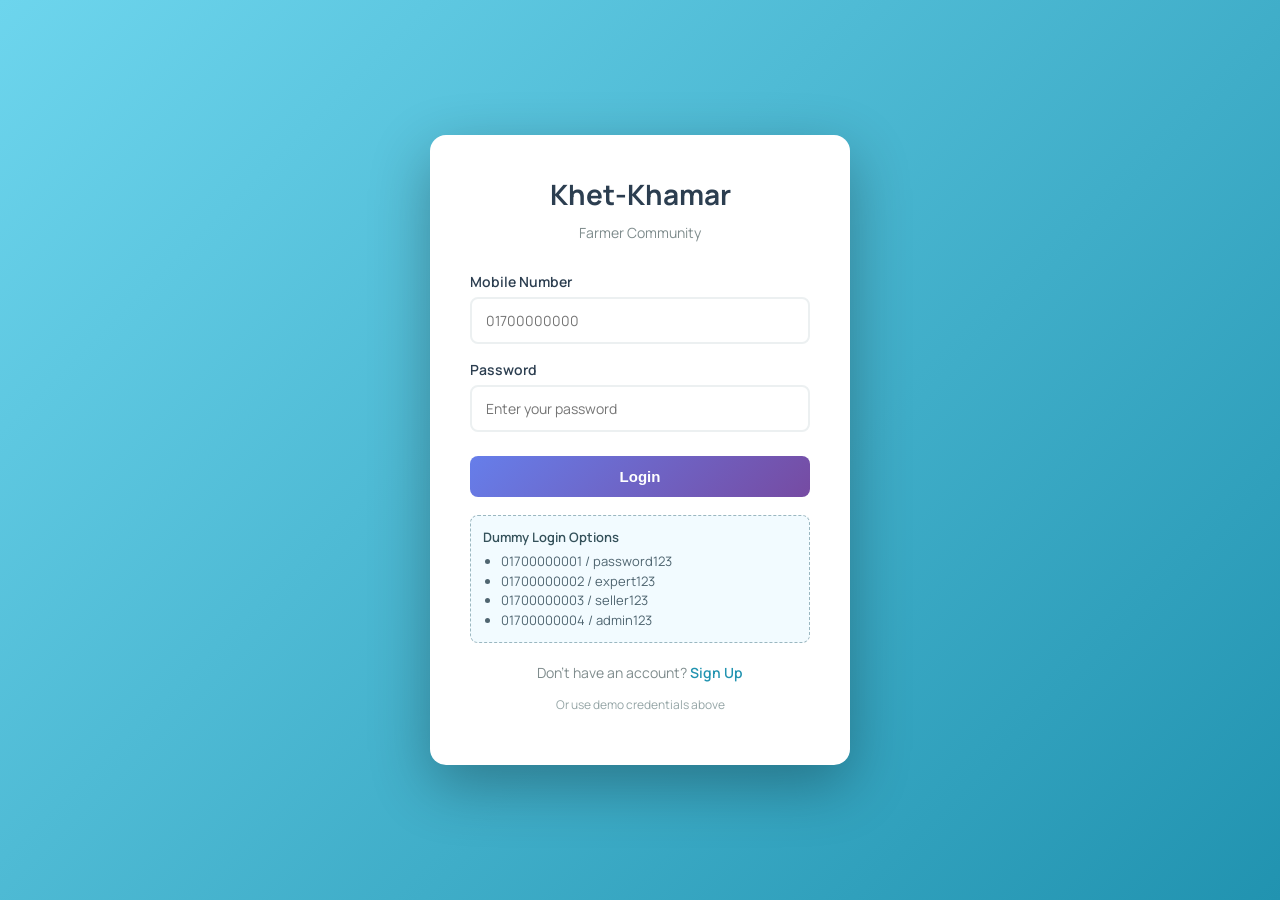
<file: index.html>
<!DOCTYPE html>
<html lang="en">
<head>
  <meta charset="UTF-8" />
  <meta name="viewport" content="width=device-width, initial-scale=1.0" />
  <title>Khet-Khamar Feed</title>
  <link rel="preconnect" href="https://fonts.googleapis.com" />
  <link rel="preconnect" href="https://fonts.gstatic.com" crossorigin />
  <link
    href="https://fonts.googleapis.com/css2?family=Hind+Siliguri:wght@400;500;600;700&family=Manrope:wght@500;600;700;800&display=swap"
    rel="stylesheet"
  />
  <link
    rel="stylesheet"
    href="https://cdnjs.cloudflare.com/ajax/libs/font-awesome/6.5.2/css/all.min.css"
  />
  <link rel="stylesheet" href="style.css" />
</head>
<body data-lang="en">
  <!-- This is the top bar. It shows the app name and the login/logout buttons. -->
  <header class="top-header">
    <!-- This part holds the app name. -->
    <div class="logo-block">
      <p class="logo-kicker" data-i18n="appTagline">Farmer Community</p>
      <h1 class="logo-title">Khet-Khamar</h1>
    </div>
    <!-- These buttons let the user sign in, sign up, or log out. -->
    <div class="header-actions">
      <div id="authLinks" class="auth-links">
        <a href="login.html" id="loginLink" class="auth-btn" data-i18n="login" style="display: none;">Login</a>
        <a href="signup.html" id="signupLink" class="auth-btn" data-i18n="signup" style="display: none;">Sign Up</a>
        <button id="logoutBtn" class="auth-btn logout" data-i18n="logout" style="display: none;"></button>
      </div>
    </div>
  </header>

  <main class="main-content">
    <!-- This message appears when the user is not signed in. -->
    <div id="guestModePrompt" class="guest-mode-banner" style="display: none;">
      <p data-i18n="guestModeMsg">You're browsing as a guest. <a href="login.html" data-i18n="loginToReact">Login to post and react</a></p>
    </div>

    <!-- This box lets a signed-in user write a new post. -->
    <section id="createPostCard" class="create-post-card" aria-label="Create post section">
      <!-- This row shows the user's avatar and typing box. -->
      <div class="create-post-top">
        <div class="avatar avatar-owner">AK</div>
        <!-- The big text box is where the user writes the update. -->
        <label class="post-input-wrap" for="postText">
          <textarea
            id="postText"
            rows="2"
            placeholder="Share your farming update..."
            data-i18n-placeholder="sharePlaceholder"
          ></textarea>
        </label>
      </div>
      <!-- This area shows the chosen image before posting. -->
      <div id="postImagePreviewWrap" class="composer-image-preview" hidden>
        <img id="postImagePreview" class="composer-image-preview-img" alt="Selected image preview" />
        <button id="removePostImage" class="composer-image-remove" type="button">Remove image</button>
      </div>
      <!-- These buttons add a photo or send the post. -->
      <div class="create-post-actions">
        <label for="postPhoto" class="camera-upload" data-i18n="addPhoto">
          <i class="fa-solid fa-camera"></i>
          Add Photo
        </label>
        <input id="postPhoto" type="file" accept="image/*" hidden />
        <button class="post-btn" type="button" data-i18n="postBtn">Post</button>
      </div>
    </section>

    <!-- This is the list of posts from everyone. -->
    <section class="feed-list" aria-label="Social feed"></section>
  </main>

  <!-- This bottom bar helps the user move between the main pages. -->
  <nav class="bottom-nav" aria-label="Bottom navigation">
    <a class="nav-item active" href="index.html" aria-label="Home">
      <i class="fa-solid fa-house"></i>
      <span>Home</span>
    </a>
    <a class="nav-item" href="marketplace.html" aria-label="Marketplace">
      <i class="fa-solid fa-store"></i>
      <span>Market</span>
    </a>
    <a class="nav-item nav-post" href="index.html?compose=1" aria-label="Create post">
      <i class="fa-solid fa-plus"></i>
    </a>
    <a class="nav-item" href="news.html" aria-label="News">
      <i class="fa-solid fa-newspaper"></i>
      <span>News</span>
    </a>
    <a class="nav-item" href="profile.html" aria-label="Profile">
      <i class="fa-solid fa-user"></i>
      <span>Profile</span>
    </a>
  </nav>

  <script src="script.js"></script>
</body>
</html>
</file>
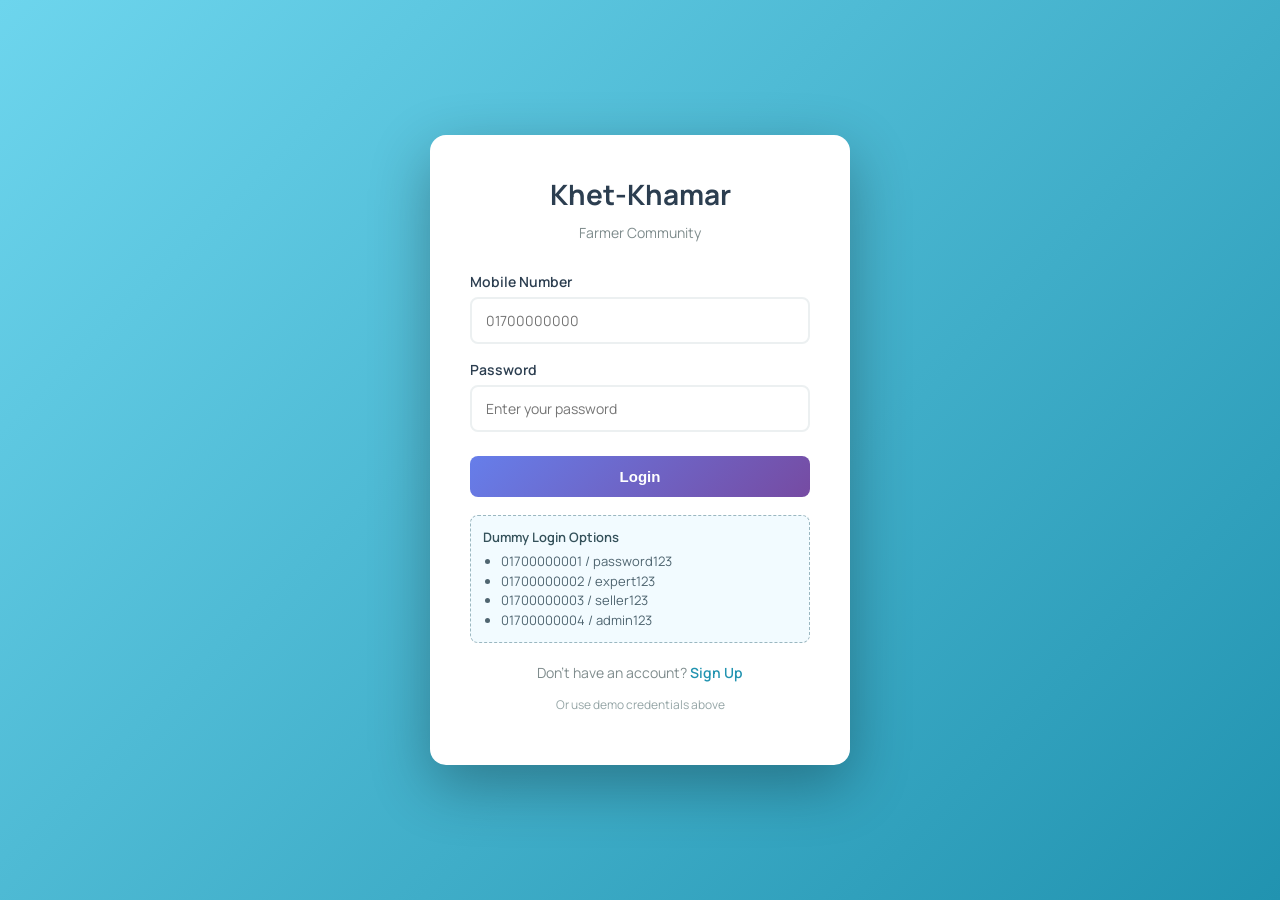
<file: login.html>
<!DOCTYPE html>
<html lang="en">
<head>
  <meta charset="UTF-8" />
  <meta name="viewport" content="width=device-width, initial-scale=1.0" />
  <title>Login - Khet-Khamar</title>
  <link rel="preconnect" href="https://fonts.googleapis.com" />
  <link rel="preconnect" href="https://fonts.gstatic.com" crossorigin />
  <link
    href="https://fonts.googleapis.com/css2?family=Hind+Siliguri:wght@400;500;600;700&family=Manrope:wght@500;600;700;800&display=swap"
    rel="stylesheet"
  />
  <link
    rel="stylesheet"
    href="https://cdnjs.cloudflare.com/ajax/libs/font-awesome/6.5.2/css/all.min.css"
  />
  <link rel="stylesheet" href="style.css" />
  <style>
    body {
      background: linear-gradient(135deg, #6dd5ed 0%, #2193b0 100%);
      display: flex;
      justify-content: center;
      align-items: center;
      min-height: 100vh;
      margin: 0;
      font-family: 'Manrope', sans-serif;
    }

    .auth-container {
      background: white;
      border-radius: 16px;
      box-shadow: 0 20px 60px rgba(0, 0, 0, 0.3);
      padding: 40px;
      width: 100%;
      max-width: 420px;
      margin: 20px;
    }

    .auth-header {
      text-align: center;
      margin-bottom: 30px;
    }

    .auth-header h1 {
      color: #2c3e50;
      font-size: 28px;
      margin: 0 0 10px 0;
    }

    .auth-header p {
      color: #7f8c8d;
      margin: 0;
      font-size: 14px;
    }

    .auth-form {
      display: flex;
      flex-direction: column;
      gap: 16px;
    }

    .form-group {
      display: flex;
      flex-direction: column;
      gap: 6px;
    }

    .form-group label {
      font-size: 14px;
      font-weight: 600;
      color: #2c3e50;
    }

    .form-group input {
      padding: 12px 14px;
      border: 2px solid #ecf0f1;
      border-radius: 8px;
      font-size: 14px;
      font-family: inherit;
      transition: border-color 0.3s;
    }

    .form-group input:focus {
      outline: none;
      border-color: #2193b0;
    }

    .auth-button {
      padding: 12px 16px;
      background: linear-gradient(135deg, #667eea 0%, #764ba2 100%);
      color: white;
      border: none;
      border-radius: 8px;
      font-weight: 600;
      font-size: 15px;
      cursor: pointer;
      transition: transform 0.2s, box-shadow 0.2s;
      margin-top: 8px;
    }

    .auth-button:hover {
      transform: translateY(-2px);
      box-shadow: 0 5px 15px rgba(102, 126, 234, 0.4);
    }

    .auth-button:active {
      transform: translateY(0);
    }

    .auth-button:disabled {
      opacity: 0.6;
      cursor: not-allowed;
      transform: none;
    }

    .auth-link {
      text-align: center;
      margin-top: 20px;
      font-size: 14px;
      color: #7f8c8d;
    }

    .auth-link a {
      color: #2193b0;
      text-decoration: none;
      font-weight: 600;
      transition: color 0.2s;
    }

    .auth-link a:hover {
      color: #1a7a96;
    }

    .error-message {
      background-color: #fadbd8;
      color: #c0392b;
      padding: 12px;
      border-radius: 6px;
      font-size: 13px;
      display: none;
      margin-bottom: 0;
    }

    .error-message.show {
      display: block;
    }

    .success-message {
      background-color: #d5f4e6;
      color: #27ae60;
      padding: 12px;
      border-radius: 6px;
      font-size: 13px;
      display: none;
      margin-bottom: 16px;
    }

    .success-message.show {
      display: block;
    }

    .dummy-creds {
      margin-top: 18px;
      padding: 12px;
      border-radius: 8px;
      border: 1px dashed #9bb7c0;
      background: #f2fbff;
    }

    .dummy-creds p {
      margin: 0 0 6px;
      font-size: 13px;
      color: #34515a;
      font-weight: 600;
    }

    .dummy-creds ul {
      margin: 0;
      padding-left: 18px;
      font-size: 13px;
      color: #4f6570;
      line-height: 1.5;
    }

    @media (max-width: 480px) {
      .auth-container {
        padding: 24px;
      }

      .auth-header h1 {
        font-size: 24px;
      }
    }
  </style>
</head>
<body data-lang="en">
  <!-- This card holds the whole login form. -->
  <div class="auth-container">
    <!-- This tells the user what app they are on. -->
    <div class="auth-header">
      <h1>Khet-Khamar</h1>
      <p data-i18n="appTagline">Farmer Community</p>
    </div>

    <!-- These boxes show success or error messages. -->
    <div class="success-message" id="successMessage"></div>
    <div class="error-message" id="errorMessage"></div>

    <!-- This is where the user types their login info. -->
    <form class="auth-form" id="loginForm">
      <!-- Mobile number input. -->
      <div class="form-group">
        <label for="mobileNumber">Mobile Number</label>
        <input
          type="tel"
          id="mobileNumber"
          placeholder="01700000000"
          required
        />
      </div>

      <!-- Password input. -->
      <div class="form-group">
        <label for="password">Password</label>
        <input
          type="password"
          id="password"
          placeholder="Enter your password"
          required
        />
      </div>

      <!-- This button sends the login form. -->
      <button type="submit" class="auth-button">Login</button>
    </form>

    <!-- These are demo accounts for quick testing. -->
    <div class="dummy-creds">
      <p>Dummy Login Options</p>
      <ul>
        <li>01700000001 / password123</li>
        <li>01700000002 / expert123</li>
        <li>01700000003 / seller123</li>
        <li>01700000004 / admin123</li>
      </ul>
    </div>

  <!-- This helps users move to the signup page. -->
    <div class="auth-link">
      <p>Don't have an account? <a href="signup.html">Sign Up</a></p>
      <p style="margin-top: 10px; font-size: 12px; color: #95a5a6;">Or use demo credentials above</p>
    </div>
  </div>

  <script src="script.js"></script>
</body>
</html>
</file>
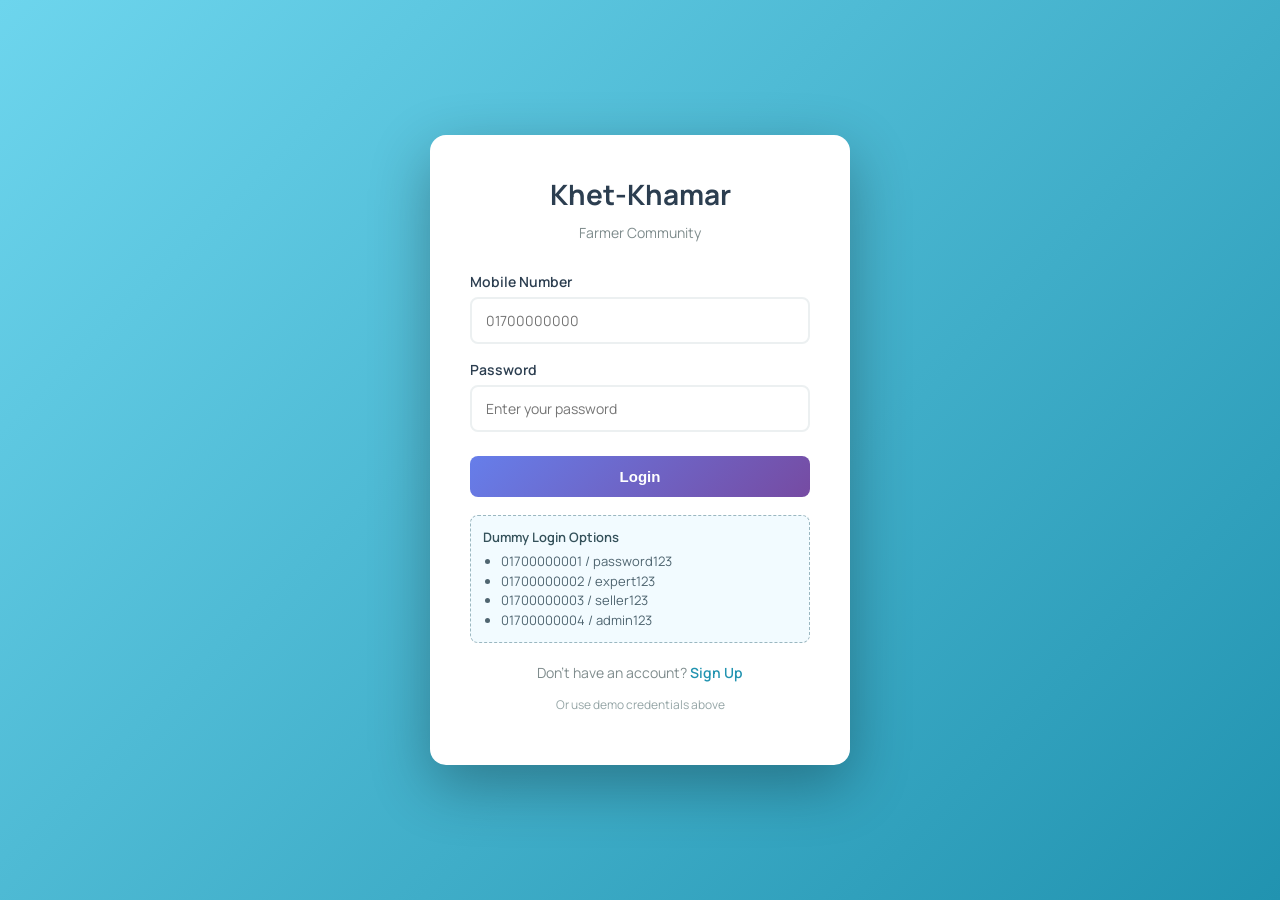
<file: marketplace.html>
<!DOCTYPE html>
<html lang="en">
<head>
  <meta charset="UTF-8" />
  <meta name="viewport" content="width=device-width, initial-scale=1.0" />
  <title>Khet-Khamar Marketplace</title>
  <link rel="preconnect" href="https://fonts.googleapis.com" />
  <link rel="preconnect" href="https://fonts.gstatic.com" crossorigin />
  <!-- Matched fonts from index.html -->
  <link
    href="https://fonts.googleapis.com/css2?family=Hind+Siliguri:wght@400;500;600;700&family=Manrope:wght@500;600;700;800&display=swap"
    rel="stylesheet"
  />
  <link
    rel="stylesheet"
    href="https://cdnjs.cloudflare.com/ajax/libs/font-awesome/6.5.2/css/all.min.css"
  />
  <link rel="stylesheet" href="style.css" />
</head>
<body>
  <!-- This is the top bar of the marketplace page. -->
  <header class="top-header">
    <!-- This part shows the app name. -->
    <div class="logo-block">
      <p class="logo-kicker">Farmer Community</p>
      <h1 class="logo-title">Khet-Khamar</h1>
    </div>
    <!-- These buttons handle login, signup, and logout. -->
    <div class="header-actions">
      <div id="authLinks" class="auth-links">
        <a href="login.html" id="loginLink" class="auth-btn" style="display: none;">Login</a>
        <a href="signup.html" id="signupLink" class="auth-btn" style="display: none;">Sign Up</a>
        <button id="logoutBtn" class="auth-btn logout" style="display: none;">Logout</button>
      </div>
    </div>
  </header>

  <main class="main-content marketplace-main">
    <!-- This card is where a vendor can write a new product listing. -->
    <section class="seller-posting-card" aria-label="Post marketplace ad">
      <!-- This title tells the user what this box does. -->
      <h2 class="posting-title">Post Your Product</h2>
      
      <!-- This form lets the vendor describe the product. -->
      <div class="marketplace-form">
        <!-- Product title. -->
        <div class="form-group">
          <label for="adTitle">Product Title</label>
          <input 
            type="text" 
            id="adTitle" 
            placeholder="e.g., Organic Rice Seeds" 
          />
        </div>

        <!-- Product description. -->
        <div class="form-group">
          <label for="adDescription">Description</label>
          <textarea 
            id="adDescription" 
            placeholder="Describe your product in detail..."
            rows="4" 
          ></textarea>
        </div>

        <!-- Price, quantity, and unit are grouped together. -->
        <div class="form-row">
          <div class="form-group">
            <label for="adPrice">Price</label>
            <input 
              type="number" 
              id="adPrice" 
              placeholder="0.00" 
              min="0" 
              step="0.01" 
            />
          </div>
          <div class="form-group">
            <label for="adQuantity">Quantity</label>
            <input 
              type="number" 
              id="adQuantity" 
              placeholder="Amount" 
              min="0"
            />
          </div>
          <div class="form-group">
            <label for="adUnit">Unit</label>
            <input 
              type="text" 
              id="adUnit" 
              placeholder="e.g., kg, pieces" 
            />
          </div>
        </div>

        <!-- Category and location are grouped together. -->
        <div class="form-row">
          <div class="form-group">
            <label for="adCategory">Category</label>
            <select id="adCategory">
              <option value="">Select a category</option>
              <option value="Seeds">Seeds</option>
              <option value="Equipment">Equipment</option>
              <option value="Fertilizer">Fertilizer</option>
              <option value="Pesticides">Pesticides</option>
              <option value="Produce">Produce</option>
              <option value="Tools">Tools</option>
              <option value="Services">Services</option>
              <option value="Other">Other</option>
            </select>
          </div>
          <div class="form-group">
            <label for="adLocation">Location</label>
            <select id="adLocation">
              <option value="">Select a location</option>
              <option value="Dhaka">Dhaka</option>
              <option value="Gazipur">Gazipur</option>
              <option value="Bogura">Bogura</option>
              <option value="Chittagong">Chittagong</option>
              <option value="Sylhet">Sylhet</option>
              <option value="Rajshahi">Rajshahi</option>
              <option value="Khulna">Khulna</option>
              <option value="Barishal">Barishal</option>
              <option value="Mymensingh">Mymensingh</option>
              <option value="Rangpur">Rangpur</option>
            </select>
          </div>
        </div>

        <!-- Image upload for the product. -->
        <div class="form-group">
          <label for="adImage">Product Image</label>
          <div class="image-upload-wrapper">
            <input 
              type="file" 
              id="adImage" 
              accept="image/*" 
            />
            <div id="adImagePreview" class="image-preview" style="display: none;">
              <img id="adImagePreviewImg" alt="Product preview" />
              <button type="button" id="removeAdImage" class="remove-btn">Remove</button>
            </div>
          </div>
        </div>

        <!-- These buttons post or clear the form. -->
        <div class="form-actions">
          <button type="button" class="submit-btn">Post Product</button>
          <button type="button" class="cancel-btn">Clear</button>
        </div>
      </div>
    </section>

  <!-- These filters help the user find products faster. -->
    <section class="market-filter" aria-label="Marketplace filters">
      <div class="market-filter-item search-field">
        <i class="fa-solid fa-magnifying-glass"></i>
        <input
          type="search"
          placeholder="Search products"
          aria-label="Search products"
        />
      </div>

      <div class="market-filter-item">
        <label for="categorySelect">Category</label>
        <select id="categorySelect" aria-label="Category">
          <option value="">All Categories</option>
          <option value="Seeds">Seeds</option>
          <option value="Equipment">Equipment</option>
          <option value="Fertilizer">Fertilizer</option>
          <option value="Pesticides">Pesticides</option>
          <option value="Produce">Produce</option>
          <option value="Tools">Tools</option>
          <option value="Services">Services</option>
          <option value="Other">Other</option>
        </select>
      </div>

      <div class="market-filter-item">
        <label for="locationSelect">Location</label>
        <select id="locationSelect" aria-label="Location">
          <option value="">All Locations</option>
          <option value="Dhaka">Dhaka</option>
          <option value="Gazipur">Gazipur</option>
          <option value="Bogura">Bogura</option>
          <option value="Chittagong">Chittagong</option>
          <option value="Sylhet">Sylhet</option>
          <option value="Rajshahi">Rajshahi</option>
          <option value="Khulna">Khulna</option>
          <option value="Barishal">Barishal</option>
          <option value="Mymensingh">Mymensingh</option>
          <option value="Rangpur">Rangpur</option>
        </select>
      </div>
    </section>

    <!-- This is where all product cards are shown. -->
    <section class="market-grid" aria-label="Marketplace ads"></section>
  </main>

  <!-- This bottom menu helps move between pages. -->
  <nav class="bottom-nav" aria-label="Bottom navigation">
    <a class="nav-item" href="index.html" aria-label="Home">
      <i class="fa-solid fa-house"></i>
      <span>Home</span>
    </a>
    <a class="nav-item active" href="marketplace.html" aria-label="Marketplace">
      <i class="fa-solid fa-store"></i>
      <span>Market</span>
    </a>
    <a class="nav-item nav-post" href="index.html?compose=1" aria-label="Create post">
      <i class="fa-solid fa-plus"></i>
    </a>
    <a class="nav-item" href="news.html" aria-label="News">
      <i class="fa-solid fa-newspaper"></i>
      <span>News</span>
    </a>
    <a class="nav-item" href="profile.html" aria-label="Profile">
      <i class="fa-solid fa-user"></i>
      <span>Profile</span>
    </a>
  </nav>

  <script src="script.js"></script>
</body>
</html>
</file>
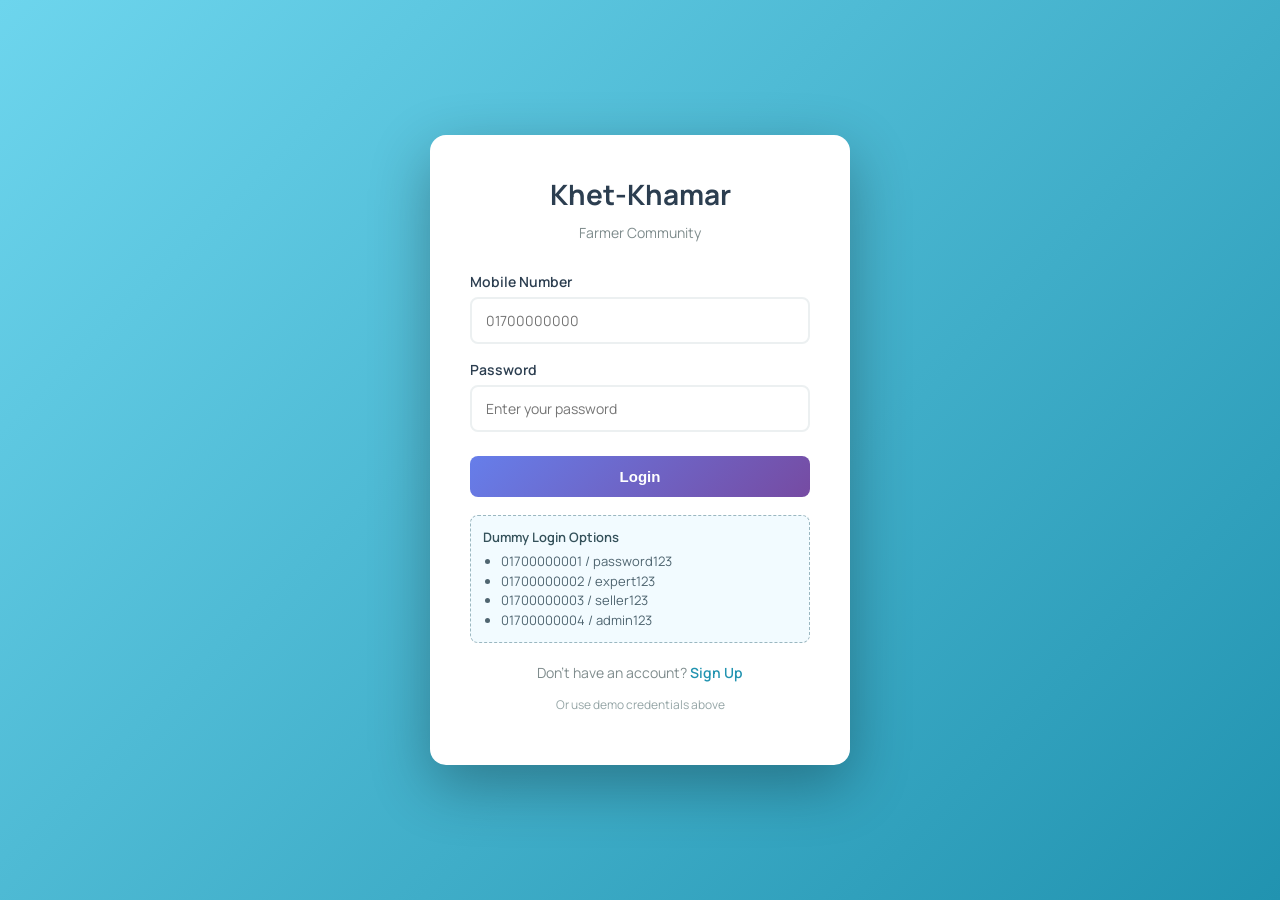
<file: news.html>
<!DOCTYPE html>
<html lang="en">
<head>
  <meta charset="UTF-8" />
  <meta name="viewport" content="width=device-width, initial-scale=1.0" />
  <title>News & Weather - Khet-Khamar</title>
  <link rel="preconnect" href="https://fonts.googleapis.com" />
  <link rel="preconnect" href="https://fonts.gstatic.com" crossorigin />
  <!-- Matched fonts from index.html -->
  <link
    href="https://fonts.googleapis.com/css2?family=Hind+Siliguri:wght@400;500;600;700&family=Manrope:wght@500;600;700;800&display=swap"
    rel="stylesheet"
  />
  <link rel="stylesheet" href="https://cdnjs.cloudflare.com/ajax/libs/font-awesome/6.5.2/css/all.min.css" />
  <link rel="stylesheet" href="style.css" />
</head>

<body>
  <!-- This is the top bar of the news page. -->
  <header class="top-header">
    <!-- This part shows the app name. -->
    <div class="logo-block">
      <p class="logo-kicker">Farmer Community</p>
      <h1 class="logo-title">Khet-Khamar</h1>
    </div>
    <!-- These buttons handle login, signup, and logout. -->
    <div class="header-actions">
      <div id="authLinks" class="auth-links">
        <a href="login.html" id="loginLink" class="auth-btn" style="display: none;">Login</a>
        <a href="signup.html" id="signupLink" class="auth-btn" style="display: none;">Sign Up</a>
        <button id="logoutBtn" class="auth-btn logout" style="display: none;">Logout</button>
      </div>
    </div>
  </header>

  <!-- This main area holds weather and news. -->
  <main class="main-content news-main">
    <!-- These buttons switch between weather and news. -->
    <div class="news-tabs">
      <button class="news-tab active" data-tab="weather">
        <i class="fa-solid fa-cloud-sun-rain"></i> Weather
      </button>
      <button class="news-tab" data-tab="news">
        <i class="fa-solid fa-newspaper"></i> Agricultural News
      </button>
    </div>

  <!-- This area shows the weather report. -->
    <div id="weather" class="news-content active">
      <div class="weather-container" id="weatherContainer">
        <div class="loading-spinner">
          <div class="spinner"></div>
          Loading weather data...
        </div>
      </div>
    </div>

    <!-- This area shows the agriculture news stories. -->
    <div id="news" class="news-content">
      <div class="news-grid" id="newsContainer">
        <div class="loading-spinner">
          <div class="spinner"></div>
          Loading news...
        </div>
      </div>
    </div>
  </main>

  <!-- This bottom menu helps move between pages. -->
 <nav class="bottom-nav" aria-label="Bottom navigation">
    <a class="nav-item" href="index.html" aria-label="Home">
      <i class="fa-solid fa-house"></i>
      <span>Home</span>
    </a>
    <a class="nav-item" href="marketplace.html" aria-label="Marketplace">
      <i class="fa-solid fa-store"></i>
      <span>Market</span>
    </a>
    <a class="nav-item nav-post" href="index.html?compose=1" aria-label="Create post">
      <i class="fa-solid fa-plus"></i>
    </a>
    <a class="nav-item active" href="news.html" aria-label="News">
      <i class="fa-solid fa-newspaper"></i>
      <span>News</span>
    </a>
    <a class="nav-item" href="profile.html" aria-label="Profile">
      <i class="fa-solid fa-user"></i>
      <span>Profile</span>
    </a>
  </nav>

  <!-- Script file with the page logic. -->
  <script src="script.js"></script>
  
  <script>
    // ============================================
    // TAB STATE AND DATA LOADING
    // ============================================
    const tabs = document.querySelectorAll('.news-tab');
    const contents = document.querySelectorAll('.news-content');
    const weatherLocations = ['Dhaka', 'Gazipur', 'Bogura', 'Rajshahi', 'Khulna', 'Chattogram'];
    let currentWeatherArea = 'Dhaka';

    tabs.forEach(tab => {
      tab.addEventListener('click', () => {
        const tabName = tab.dataset.tab;
        tabs.forEach(t => t.classList.remove('active'));
        contents.forEach(c => c.classList.remove('active'));
        tab.classList.add('active');
        document.getElementById(tabName).classList.add('active');

        if (tabName === 'weather') loadWeather();
        else if (tabName === 'news') loadNews();
      });
    });

    function setActiveWeatherLocation(area) {
      const currentArea = String(area || '').trim();
      const el = document.getElementById('currentWeatherArea');
      if (el) el.textContent = currentArea;
      document.querySelectorAll('.weather-location-item').forEach((item) => {
        item.classList.toggle('active', item.dataset.area === currentArea);
      });
    }

    function renderWeatherLocationDropdown() {
      const dropdown = document.getElementById('weatherLocationDropdown');
      if (!dropdown) return;

      dropdown.innerHTML = weatherLocations
        .map(
          (area) => `
          <button 
            type="button" 
            class="weather-location-item${area === currentWeatherArea ? ' active' : ''}" 
            data-area="${area}"
          >
            ${area}
          </button>
        `
        )
        .join('');

      dropdown.querySelectorAll('.weather-location-item').forEach((item) => {
        item.addEventListener('click', () => {
          const area = item.dataset.area || 'Dhaka';
          currentWeatherArea = area;
          setActiveWeatherLocation(area);
          closeWeatherLocationModal();
          loadWeather();
        });
      });
    }

    function openWeatherLocationModal() {
      document.getElementById('weatherLocationModal').classList.add('active');
    }

    function closeWeatherLocationModal() {
      document.getElementById('weatherLocationModal').classList.remove('active');
    }

    function setupWeatherLocationModal() {
      const trigger = document.getElementById('weatherLocationTrigger');
      const modal = document.getElementById('weatherLocationModal');

      if (trigger) {
        trigger.addEventListener('click', (e) => {
          e.stopPropagation();
          modal.classList.contains('active') ? closeWeatherLocationModal() : openWeatherLocationModal();
        });
      }
      document.addEventListener('click', (e) => {
        if (modal && !modal.contains(e.target) && trigger && !trigger.contains(e.target)) {
          closeWeatherLocationModal();
        }
      });
    }

    // ============================================
    // DUMMY DATA GENERATORS
    // ============================================
    function buildFallbackWeather(areaName) {
      const today = new Date();
      const forecast = Array.from({ length: 7 }, (_, index) => {
        const day = new Date(today);
        day.setDate(today.getDate() + index);
        return {
          date: day.toISOString().slice(0, 10),
          maxTemp: 30 + Math.floor(Math.random() * 5) - 2,
          minTemp: 23 + Math.floor(Math.random() * 3) - 1,
          condition: index % 3 === 0 ? 'Partly Cloudy' : (index % 5 === 0 ? 'Light Rain' : 'Clear'),
          rainfall: index % 4 === 0 ? 5 : 0,
          windSpeed: 10 + Math.floor(Math.random() * 5),
        };
      });

      return {
        area: areaName,
        days: 7,
        current: {
          temperature: 28,
          condition: 'Partly Cloudy',
          humidity: 78,
          windSpeed: 12,
          rainfall: 0,
        },
        forecast,
      };
    }

    function buildFallbackNews() {
      return [
        {
          title: "Government Announces New Subsidies for Organic Fertilizers",
          category: "Policy",
          excerpt: "Farmers in the northern districts will receive up to 30% subsidies on approved organic fertilizers starting next month.",
          source: "AgriNews BD",
          createdAt: new Date().toISOString(),
          isFeatured: true
        },
        {
          title: "Late Monsoon Rains: What It Means for the Aman Harvest",
          category: "Weather Alert",
          excerpt: "Unexpected late rains might delay the Aman paddy harvest in several regions. Experts advise checking field drainage.",
          source: "Daily Star Agriculture",
          createdAt: new Date(Date.now() - 86400000).toISOString(),
          isFeatured: false
        },
        {
          title: "New High-Yield Tomato Seed Hits the Local Market",
          category: "Market",
          excerpt: "A new pest-resistant tomato variety has been introduced, promising up to 20% higher yields during the winter season.",
          source: "Khet-Khamar Times",
          createdAt: new Date(Date.now() - 172800000).toISOString(),
          isFeatured: false
        }
      ];
    }

    // ============================================
    // RENDER LOGIC
    // ============================================
    async function loadWeather(area = currentWeatherArea) {
      const container = document.getElementById('weatherContainer');
      const selectedArea = String(area || 'Dhaka').trim() || 'Dhaka';
      currentWeatherArea = selectedArea;
      setActiveWeatherLocation(selectedArea);

      // Force fallback data since we don't have a backend
      const weatherData = buildFallbackWeather(selectedArea);
      renderWeatherUI(container, weatherData);
    }

    function renderWeatherUI(container, weatherData) {
      const current = weatherData.current;
      const themeClass = getWeatherThemeClass(current.condition);
      const outlookText = getWeatherOutlook(current, weatherData.forecast || []);
      const forecastCards = weatherData.forecast
        .map(day => {
          const dayDate = new Date(day.date);
          const dayName = dayDate.toLocaleDateString('en-US', { weekday: 'short', month: 'short', day: 'numeric' });
          return `
            <article class="forecast-day">
              <div class="forecast-head">
                <div class="forecast-date">${dayName}</div>
                <i class="fa-solid forecast-icon ${getWeatherIcon(day.condition)}"></i>
              </div>
              <div class="forecast-condition">${day.condition}</div>
              <div class="forecast-temps">${day.maxTemp}° / ${day.minTemp}°</div>
              <div class="forecast-meta">Rain: ${day.rainfall} mm<br />Wind: ${day.windSpeed} km/h</div>
            </article>
          `;
        })
        .join('');

      container.innerHTML = `
        <div class="weather-card ${themeClass}">
          <div class="weather-hero">
            <div>
              <h3 class="weather-title">${weatherData.area} Weather Outlook</h3>
              <p class="weather-subtitle">${weatherData.days} day forecast for farm planning</p>
            </div>
            <div class="weather-main">
              <div class="weather-icon">
                <i class="fa-solid ${getWeatherIcon(current.condition)}"></i>
              </div>
              <div>
                <div class="weather-temp">${current.temperature}°C</div>
                <div class="weather-desc">${current.condition}</div>
                <div class="weather-location-selector" style="position:relative; margin-top:8px; display:inline-block;">
                  <button class="weather-location-btn-select" id="weatherLocationTrigger" style="font-size:13px; padding:6px 14px;">
                    <i class="fa-solid fa-location-dot"></i>
                    <span id="currentWeatherArea">${weatherData.area}</span>
                    <i class="fa-solid fa-chevron-down"></i>
                  </button>
                  <div class="weather-location-modal" id="weatherLocationModal">
                    <div class="weather-location-dropdown" id="weatherLocationDropdown"></div>
                  </div>
                </div>
              </div>
            </div>
          </div>
          <div class="weather-metrics">
            <div class="weather-detail">
              <div class="weather-detail-label">Humidity</div>
              <div class="weather-detail-value">${current.humidity}%</div>
            </div>
            <div class="weather-detail">
              <div class="weather-detail-label">Wind</div>
              <div class="weather-detail-value">${current.windSpeed} km/h</div>
            </div>
            <div class="weather-detail">
              <div class="weather-detail-label">Rain</div>
              <div class="weather-detail-value">${current.rainfall} mm</div>
            </div>
            <div class="weather-detail">
              <div class="weather-detail-label">Forecast Span</div>
              <div class="weather-detail-value">${weatherData.days} Days</div>
            </div>
          </div>
          <div class="weather-outlook">
            <h4>Farming Outlook</h4>
            <p>${outlookText}</p>
          </div>
        </div>
        <section class="forecast-grid">${forecastCards}</section>
      `;
      renderWeatherLocationDropdown();
      setupWeatherLocationModal();
    }

    async function loadNews() {
      const container = document.getElementById('newsContainer');
      // Use fallback dummy data instead of fetching from a non-existent API
      const newsData = buildFallbackNews();

      container.innerHTML = newsData
        .map(news => {
          const date = new Date(news.createdAt).toLocaleDateString('en-US', { year: 'numeric', month: 'short', day: 'numeric' });
          const featuredClass = news.isFeatured ? 'news-featured' : '';
          
          return `
            <article class="news-card ${featuredClass}">
              <div class="news-card-header">
                <div>
                  <h3 class="news-card-title">${news.title}</h3>
                </div>
                <span class="news-category-badge">${news.category}</span>
              </div>
              <div class="news-card-body">
                <p class="news-card-excerpt">${news.excerpt}</p>
                <div class="news-card-footer">
                  <span class="news-source">${news.source}</span>
                  <span class="news-date">${date}</span>
                </div>
                <button
                  class="news-share-btn submit-btn"
                  style="margin-top: 15px; width: 100%;"
                  type="button"
                  data-news-title="${encodeURIComponent(news.title)}"
                  data-news-excerpt="${encodeURIComponent(news.excerpt)}"
                  data-news-source="${encodeURIComponent(news.source)}"
                >
                  <i class="fa-solid fa-share"></i> Share to Feed
                </button>
              </div>
            </article>
          `;
        })
        .join('');
    }

    // ============================================
    // WEATHER HELPERS
    // ============================================
    function normalizeWeatherCondition(condition) { return String(condition || '').toLowerCase(); }
    
    function getWeatherIcon(condition) {
      const lowerCondition = normalizeWeatherCondition(condition);
      if (lowerCondition.includes('rain')) return 'fa-cloud-rain';
      if (lowerCondition.includes('cloud')) return 'fa-cloud';
      if (lowerCondition.includes('sun') || lowerCondition.includes('clear')) return 'fa-sun';
      if (lowerCondition.includes('wind')) return 'fa-wind';
      if (lowerCondition.includes('thunder')) return 'fa-cloud-bolt';
      return 'fa-cloud-sun';
    }

    function getWeatherThemeClass(condition) {
      const lowerCondition = normalizeWeatherCondition(condition);
      if (lowerCondition.includes('thunder') || lowerCondition.includes('storm')) return 'theme-storm';
      if (lowerCondition.includes('rain') || lowerCondition.includes('drizzle')) return 'theme-rainy';
      if (lowerCondition.includes('cloud') || lowerCondition.includes('fog')) return 'theme-cloudy';
      return 'theme-sunny';
    }

    function getWeatherOutlook(current, forecast) {
      const rainToday = Number(current.rainfall) || 0;
      const windToday = Number(current.windSpeed) || 0;
      const humidity = Number(current.humidity) || 0;
      const maxRain = Math.max(...(forecast || []).map(day => Number(day.rainfall) || 0), 0);

      if (rainToday >= 10 || maxRain >= 15) return 'Heavy rain risk detected. Prioritize drainage checks, delay spraying, and protect seedbeds from waterlogging.';
      if (windToday >= 28) return 'Strong wind conditions expected. Secure lightweight structures and avoid pesticide spraying during peak wind hours.';
      if (humidity >= 85) return 'Humidity is high, which may increase fungal pressure. Monitor leaves for early disease signs and improve field airflow.';
      return 'Conditions look stable for routine field work. Good window for irrigation planning, light fertilization, and transplant care.';
    }

    // ============================================
    // SHARE TO FEED EVENT
    // ============================================
    const newsContainer = document.getElementById('newsContainer');
    if (newsContainer) {
      newsContainer.addEventListener('click', (event) => {
        const button = event.target.closest('.news-share-btn');
        if (!button) return;

        // Uses getUser() from script.js
        const user = getUser();
        if (!user) {
          alert('Please login to share news to your feed.');
          window.location.href = 'login.html';
          return;
        }

        const title = decodeURIComponent(button.dataset.newsTitle);
        const excerpt = decodeURIComponent(button.dataset.newsExcerpt);
        const source = decodeURIComponent(button.dataset.newsSource);

        // Build a beautiful formatted post text
        const postText = `📰 Shared Article: **${title}**\n\n"${excerpt}"\n\n— Source: ${source}`;

        // Uses getPosts() and savePosts() from script.js
        const posts = getPosts();
        posts.unshift({
          id: Date.now(),
          authorName: user.full_name,
          created_at: "Just now",
          text_content: postText,
          image_url: "",
          likesCount: 0,
          commentsCount: 0,
        });
        savePosts(posts);

        alert('News successfully shared to your feed!');
        
        // Change button style temporarily to show success
        const originalText = button.innerHTML;
        button.innerHTML = '<i class="fa-solid fa-check"></i> Shared!';
        button.style.backgroundColor = '#4a6341';
        setTimeout(() => {
          button.innerHTML = originalText;
          button.style.backgroundColor = '';
        }, 2000);
      });
    }

    // Initialize Active Tab Data
    const activeTabObj = document.querySelector('.news-tab.active');
    if (activeTabObj && activeTabObj.dataset.tab === 'weather') loadWeather();
    else if (activeTabObj && activeTabObj.dataset.tab === 'news') loadNews();
  </script>
</body>
</html>
</file>
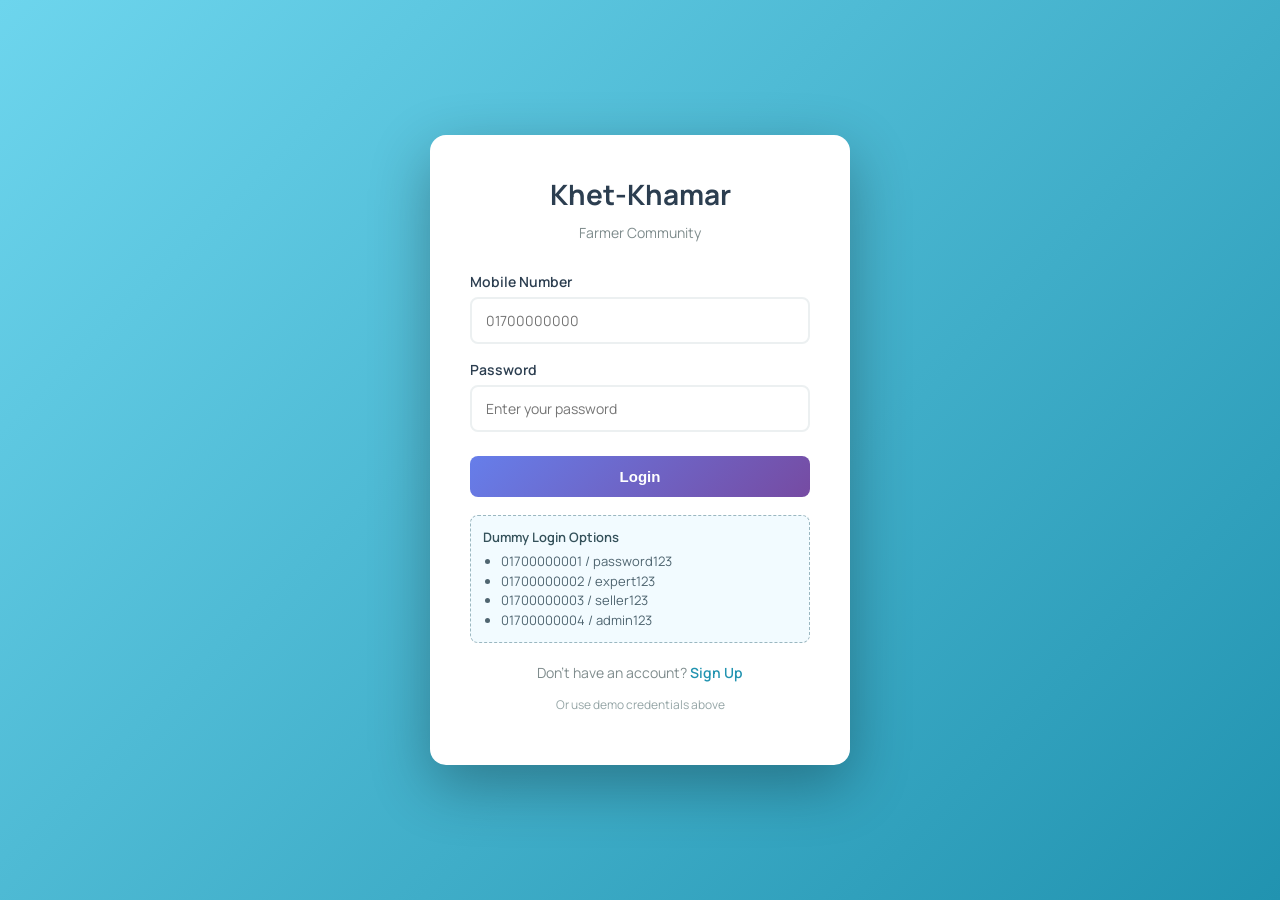
<file: profile.html>
<!DOCTYPE html>
<html lang="en">
<head>
  <meta charset="UTF-8" />
  <meta name="viewport" content="width=device-width, initial-scale=1.0" />
  <title>Profile - Khet-Khamar</title>
  <link rel="preconnect" href="https://fonts.googleapis.com" />
  <link rel="preconnect" href="https://fonts.gstatic.com" crossorigin />
  <!-- Matched fonts from index.html -->
  <link
    href="https://fonts.googleapis.com/css2?family=Hind+Siliguri:wght@400;500;600;700&family=Manrope:wght@500;600;700;800&display=swap"
    rel="stylesheet"
  />
  <link
    rel="stylesheet"
    href="https://cdnjs.cloudflare.com/ajax/libs/font-awesome/6.5.2/css/all.min.css"
  />
  <link rel="stylesheet" href="style.css" />
</head>
<body data-lang="en">
  <!-- This is the top bar on the profile page. -->
  <header class="top-header">
    <!-- This part shows the app name. -->
    <div class="logo-block">
      <p class="logo-kicker">Farmer Community</p>
      <h1 class="logo-title">Khet-Khamar</h1>
    </div>
    <!-- These buttons handle login, signup, and logout. -->
    <div class="header-actions">
      <div id="authLinks" class="auth-links">
        <a href="login.html" id="loginLink" class="auth-btn" style="display: none;">Login</a>
        <a href="signup.html" id="signupLink" class="auth-btn" style="display: none;">Sign Up</a>
        <button id="logoutBtn" class="auth-btn logout" style="display: none;">Logout</button>
      </div>
    </div>
  </header>

  <!-- This main area holds the whole profile page. -->
  <main id="profilePage" class="main-content profile-main">
    <!-- This box shows the user's name, role, and stats. -->
    <section id="profileCard" class="profile-card" aria-label="Profile summary">
      <!-- Injected via JS -->
    </section>

    <!-- This area is for profile action buttons. -->
    <section id="profileActions" class="profile-actions" aria-label="Profile actions"></section>

    <!-- This logout button is for the profile owner. -->
    <div id="profileLogoutWrap" style="display:none; text-align: center; margin-top: 1rem; margin-bottom: 2rem;">
      <button id="profileLogoutBtn" class="action-btn secondary" style="width: 100%;"><i class="fa-solid fa-arrow-right-from-bracket"></i> Logout</button>
    </div>

    <!-- This area shows only the user's own posts. -->
    <section class="profile-panel" aria-label="Profile posts">
      <div class="section-header compact">
        <h2>My Posts</h2>
      </div>
      <div id="profilePosts" class="feed-list">
        <!-- Injected via JS -->
      </div>
    </section>

  <!-- These hidden boxes are saved for later features. -->
    <section id="sellerReviewsPanel" class="profile-panel" style="display: none;" aria-label="Seller reviews"></section>
    <section id="adminToolsPanel" class="profile-panel" style="display: none;" aria-label="Admin tools"></section>
    <section id="likedPostsPanel" class="profile-panel" style="display: none;" aria-label="Liked posts"></section>
    <section id="commentedPostsPanel" class="profile-panel" style="display: none;" aria-label="Commented posts"></section>
  </main>

  <!-- This bottom menu helps move between pages. -->
  <nav class="bottom-nav" aria-label="Bottom navigation">
    <a class="nav-item" href="index.html" aria-label="Home">
      <i class="fa-solid fa-house"></i>
      <span>Home</span>
    </a>
    <a class="nav-item" href="marketplace.html" aria-label="Marketplace">
      <i class="fa-solid fa-store"></i>
      <span>Market</span>
    </a>
    <a class="nav-item nav-post" href="index.html?compose=1" aria-label="Create post">
      <i class="fa-solid fa-plus"></i>
    </a>
    <a class="nav-item" href="news.html" aria-label="News">
      <i class="fa-solid fa-newspaper"></i>
      <span>News</span>
    </a>
    <!-- Profile is now the active tab -->
    <a class="nav-item active" href="profile.html" aria-label="Profile">
      <i class="fa-solid fa-user"></i>
      <span>Profile</span>
    </a>
  </nav>

  <script src="script.js"></script>
</body>
</html>
</file>
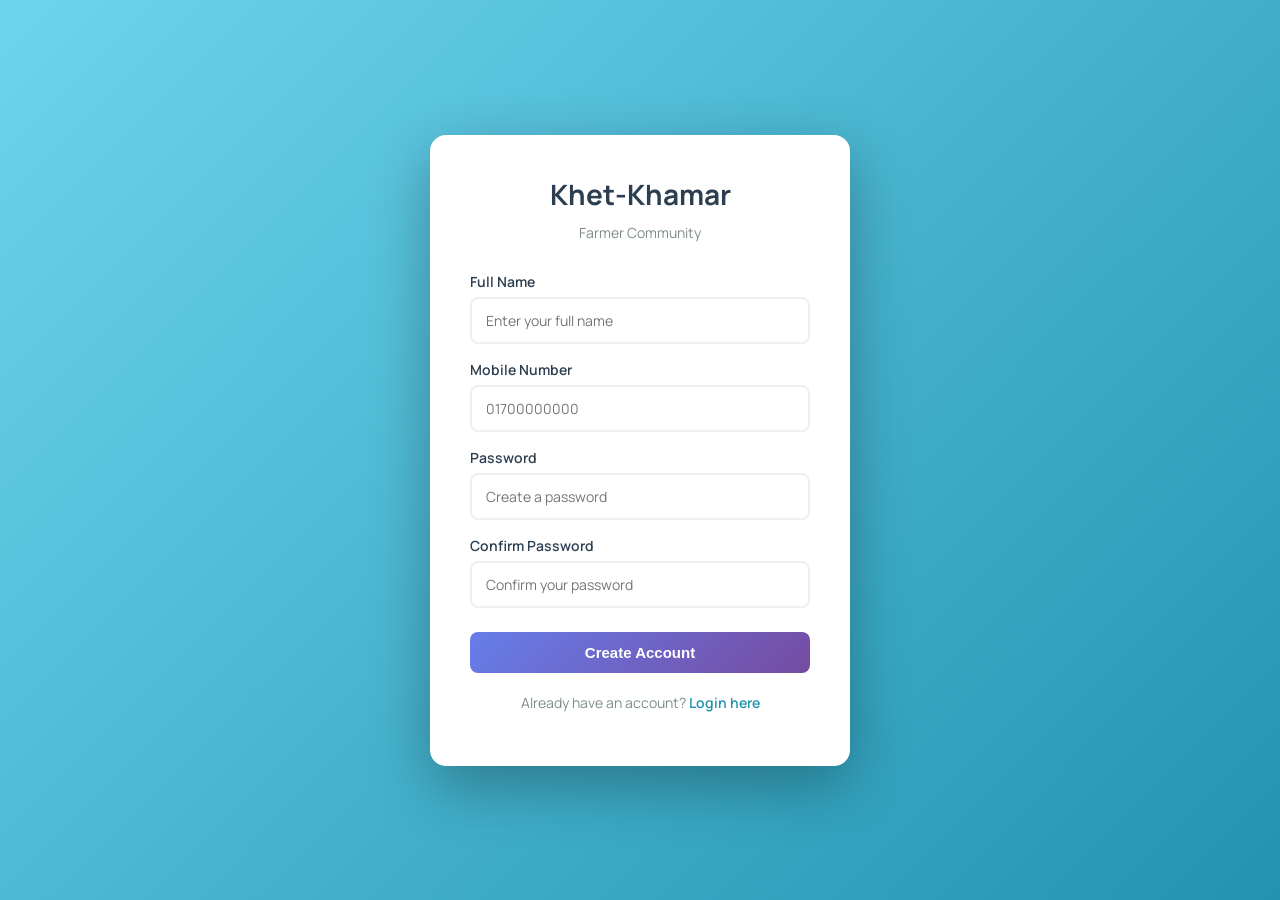
<file: signup.html>
<!DOCTYPE html>
<html lang="en">
<head>
  <meta charset="UTF-8" />
  <meta name="viewport" content="width=device-width, initial-scale=1.0" />
  <title>Sign Up - Khet-Khamar</title>
  <link rel="preconnect" href="https://fonts.googleapis.com" />
  <link rel="preconnect" href="https://fonts.gstatic.com" crossorigin />
  <link
    href="https://fonts.googleapis.com/css2?family=Hind+Siliguri:wght@400;500;600;700&family=Manrope:wght@500;600;700;800&display=swap"
    rel="stylesheet"
  />
  <link
    rel="stylesheet"
    href="https://cdnjs.cloudflare.com/ajax/libs/font-awesome/6.5.2/css/all.min.css"
  />
  <link rel="stylesheet" href="style.css" />
  <style>
    body {
      background: linear-gradient(135deg, #6dd5ed 0%, #2193b0 100%);
      display: flex;
      justify-content: center;
      align-items: center;
      min-height: 100vh;
      margin: 0;
      font-family: 'Manrope', sans-serif;
    }

    .auth-container {
      background: white;
      border-radius: 16px;
      box-shadow: 0 20px 60px rgba(0, 0, 0, 0.3);
      padding: 40px;
      width: 100%;
      max-width: 420px;
      margin: 20px;
    }

    .auth-header {
      text-align: center;
      margin-bottom: 30px;
    }

    .auth-header h1 {
      color: #2c3e50;
      font-size: 28px;
      margin: 0 0 10px 0;
    }

    .auth-header p {
      color: #7f8c8d;
      margin: 0;
      font-size: 14px;
    }

    .auth-form {
      display: flex;
      flex-direction: column;
      gap: 16px;
    }

    .form-group {
      display: flex;
      flex-direction: column;
      gap: 6px;
    }

    .form-group label {
      font-size: 14px;
      font-weight: 600;
      color: #2c3e50;
    }

    .form-group input,
    .form-group select {
      padding: 12px 14px;
      border: 2px solid #ecf0f1;
      border-radius: 8px;
      font-size: 14px;
      font-family: inherit;
      transition: border-color 0.3s;
    }

    .form-group input:focus,
    .form-group select:focus {
      outline: none;
      border-color: #2193b0;
    }

    .auth-button {
      padding: 12px 16px;
      background: linear-gradient(135deg, #667eea 0%, #764ba2 100%);
      color: white;
      border: none;
      border-radius: 8px;
      font-weight: 600;
      font-size: 15px;
      cursor: pointer;
      transition: transform 0.2s, box-shadow 0.2s;
      margin-top: 8px;
    }

    .auth-button:hover {
      transform: translateY(-2px);
      box-shadow: 0 5px 15px rgba(102, 126, 234, 0.4);
    }

    .auth-button:active {
      transform: translateY(0);
    }

    .auth-button:disabled {
      opacity: 0.6;
      cursor: not-allowed;
      transform: none;
    }

    .auth-link {
      text-align: center;
      margin-top: 20px;
      font-size: 14px;
      color: #7f8c8d;
    }

    .auth-link a {
      color: #2193b0;
      text-decoration: none;
      font-weight: 600;
      transition: color 0.2s;
    }

    .auth-link a:hover {
      color: #1a7a96;
    }

    .error-message {
      background-color: #fadbd8;
      color: #c0392b;
      padding: 12px;
      border-radius: 6px;
      font-size: 13px;
      display: none;
      margin-bottom: 0;
    }

    .error-message.show {
      display: block;
    }

    .success-message {
      background-color: #d5f4e6;
      color: #27ae60;
      padding: 12px;
      border-radius: 6px;
      font-size: 13px;
      display: none;
      margin-bottom: 16px;
    }

    .success-message.show {
      display: block;
    }

    @media (max-width: 480px) {
      .auth-container {
        padding: 24px;
      }

      .auth-header h1 {
        font-size: 24px;
      }
    }
  </style>
</head>
<body data-lang="en">
  <!-- This card holds the full signup form. -->
  <div class="auth-container">
    <!-- This tells the user what app they are joining. -->
    <div class="auth-header">
      <h1>Khet-Khamar</h1>
      <p data-i18n="appTagline">Farmer Community</p>
    </div>

    <!-- These boxes show success or error messages. -->
    <div class="success-message" id="successMessage"></div>
    <div class="error-message" id="errorMessage"></div>

    <!-- This is where a new user creates an account. -->
    <form class="auth-form" id="signupForm">
      <!-- Full name input. -->
      <div class="form-group">
        <label for="fullName">Full Name</label>
        <input
          type="text"
          id="fullName"
          placeholder="Enter your full name"
          required
        />
      </div>

      <!-- Mobile number input. -->
      <div class="form-group">
        <label for="mobileNumber">Mobile Number</label>
        <input
          type="tel"
          id="mobileNumber"
          placeholder="01700000000"
          required
        />
      </div>

      <!-- Password input. -->
      <div class="form-group">
        <label for="password">Password</label>
        <input
          type="password"
          id="password"
          placeholder="Create a password"
          required
        />
      </div>

      <!-- Password check input. -->
      <div class="form-group">
        <label for="confirmPassword">Confirm Password</label>
        <input
          type="password"
          id="confirmPassword"
          placeholder="Confirm your password"
          required
        />
      </div>

      <!-- This button creates the new account. -->
      <button type="submit" class="auth-button">Create Account</button>
    </form>

    <!-- This helps users go back to login if they already have an account. -->
    <div class="auth-link">
      <p>Already have an account? <a href="login.html">Login here</a></p>
    </div>
  </div>

  <script src="script.js"></script>
</body>
</html>
</file>
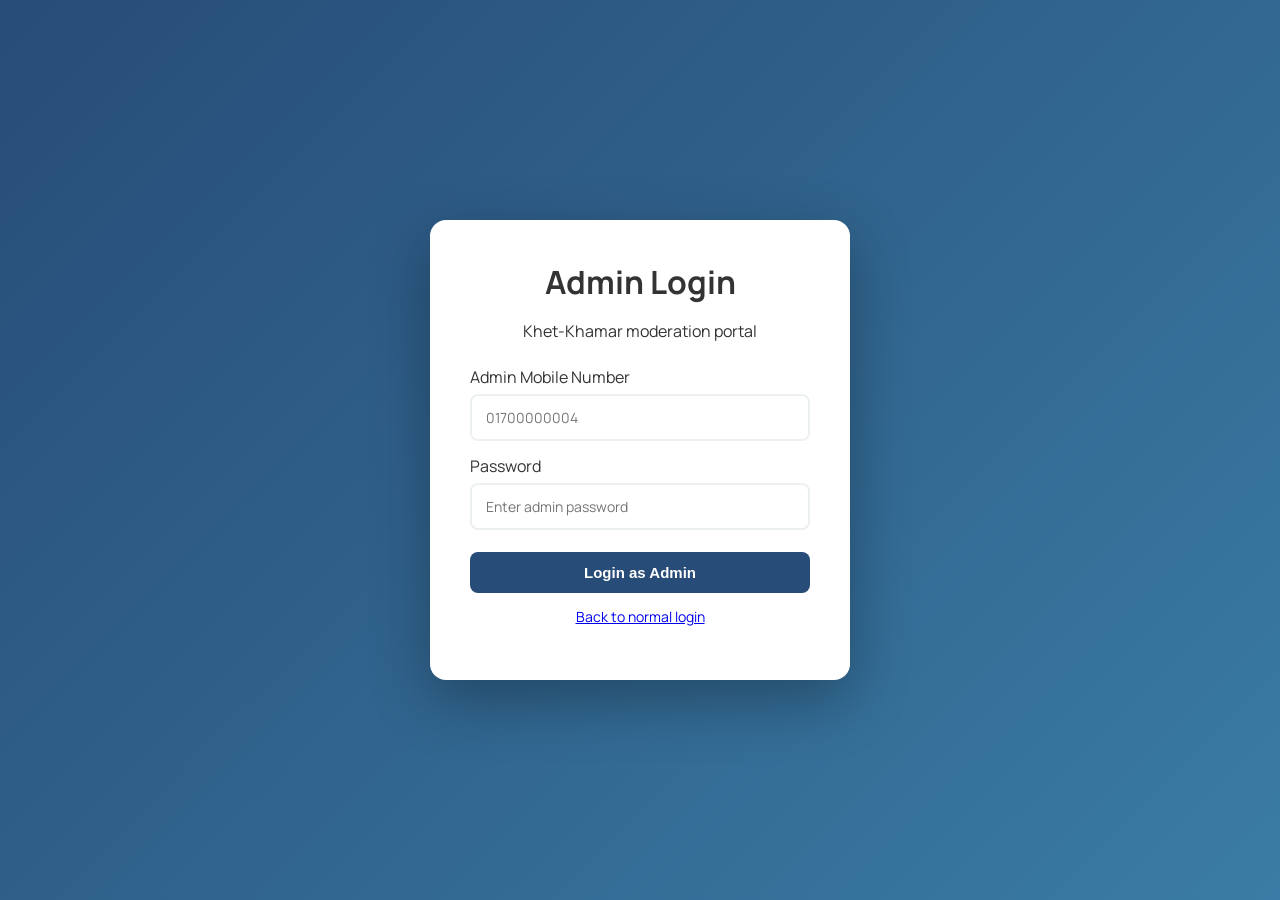
<file: public/admin-login.html>
<!DOCTYPE html>
<html lang="en">
<head>
  <meta charset="UTF-8" />
  <meta name="viewport" content="width=device-width, initial-scale=1.0" />
  <title>Admin Login - Khet-Khamar</title>
  <link rel="preconnect" href="https://fonts.googleapis.com" />
  <link rel="preconnect" href="https://fonts.gstatic.com" crossorigin />
  <link
    href="https://fonts.googleapis.com/css2?family=Hind+Siliguri:wght@400;500;600;700&family=Manrope:wght@500;600;700;800&display=swap"
    rel="stylesheet"
  />
  <link rel="stylesheet" href="style.css" />
  <style>
    body {
      background: linear-gradient(135deg, #274c77 0%, #3a7ca5 100%);
      display: flex;
      justify-content: center;
      align-items: center;
      min-height: 100vh;
      margin: 0;
      font-family: "Manrope", sans-serif;
    }

    .auth-container {
      background: #ffffff;
      border-radius: 16px;
      box-shadow: 0 20px 60px rgba(0, 0, 0, 0.3);
      padding: 40px;
      width: 100%;
      max-width: 420px;
      margin: 20px;
    }

    .auth-header {
      text-align: center;
      margin-bottom: 24px;
    }

    .auth-header h1 {
      margin: 0 0 8px;
    }

    .auth-form {
      display: grid;
      gap: 14px;
    }

    .form-group {
      display: grid;
      gap: 6px;
    }

    .form-group input {
      padding: 12px 14px;
      border: 2px solid #ecf0f1;
      border-radius: 8px;
      font-size: 14px;
      font-family: inherit;
    }

    .auth-button {
      padding: 12px 16px;
      background: #274c77;
      color: white;
      border: none;
      border-radius: 8px;
      font-weight: 700;
      font-size: 15px;
      cursor: pointer;
      margin-top: 8px;
    }

    .error-message {
      background-color: #fadbd8;
      color: #c0392b;
      padding: 10px;
      border-radius: 6px;
      font-size: 13px;
      display: none;
    }

    .error-message.show {
      display: block;
    }

    .auth-link {
      margin-top: 14px;
      text-align: center;
      font-size: 14px;
    }
  </style>
</head>
<body>
  <div class="auth-container">
    <div class="auth-header">
      <h1>Admin Login</h1>
      <p>Khet-Khamar moderation portal</p>
    </div>

    <div id="errorMessage" class="error-message"></div>

    <form class="auth-form" id="adminLoginForm">
      <div class="form-group">
        <label for="mobileNumber">Admin Mobile Number</label>
        <input id="mobileNumber" type="tel" placeholder="01700000004" required />
      </div>
      <div class="form-group">
        <label for="password">Password</label>
        <input id="password" type="password" placeholder="Enter admin password" required />
      </div>
      <button type="submit" class="auth-button">Login as Admin</button>
    </form>

    <p class="auth-link"><a href="login.html">Back to normal login</a></p>
  </div>

  <script>
    const form = document.getElementById("adminLoginForm");
    const errorMessage = document.getElementById("errorMessage");

    form.addEventListener("submit", async (event) => {
      event.preventDefault();
      errorMessage.classList.remove("show");

      const mobileNumber = document.getElementById("mobileNumber").value.trim();
      const password = document.getElementById("password").value;

      try {
        const response = await fetch("/api/admin/login", {
          method: "POST",
          headers: { "Content-Type": "application/json" },
          body: JSON.stringify({ mobile_number: mobileNumber, password }),
        });

        const data = await response.json();
        if (!response.ok) {
          errorMessage.textContent = data.message || "Admin login failed.";
          errorMessage.classList.add("show");
          return;
        }

        window.location.href = "admin.html";
      } catch (error) {
        console.error(error);
        errorMessage.textContent = "Admin login failed.";
        errorMessage.classList.add("show");
      }
    });
  </script>
</body>
</html>
</file>
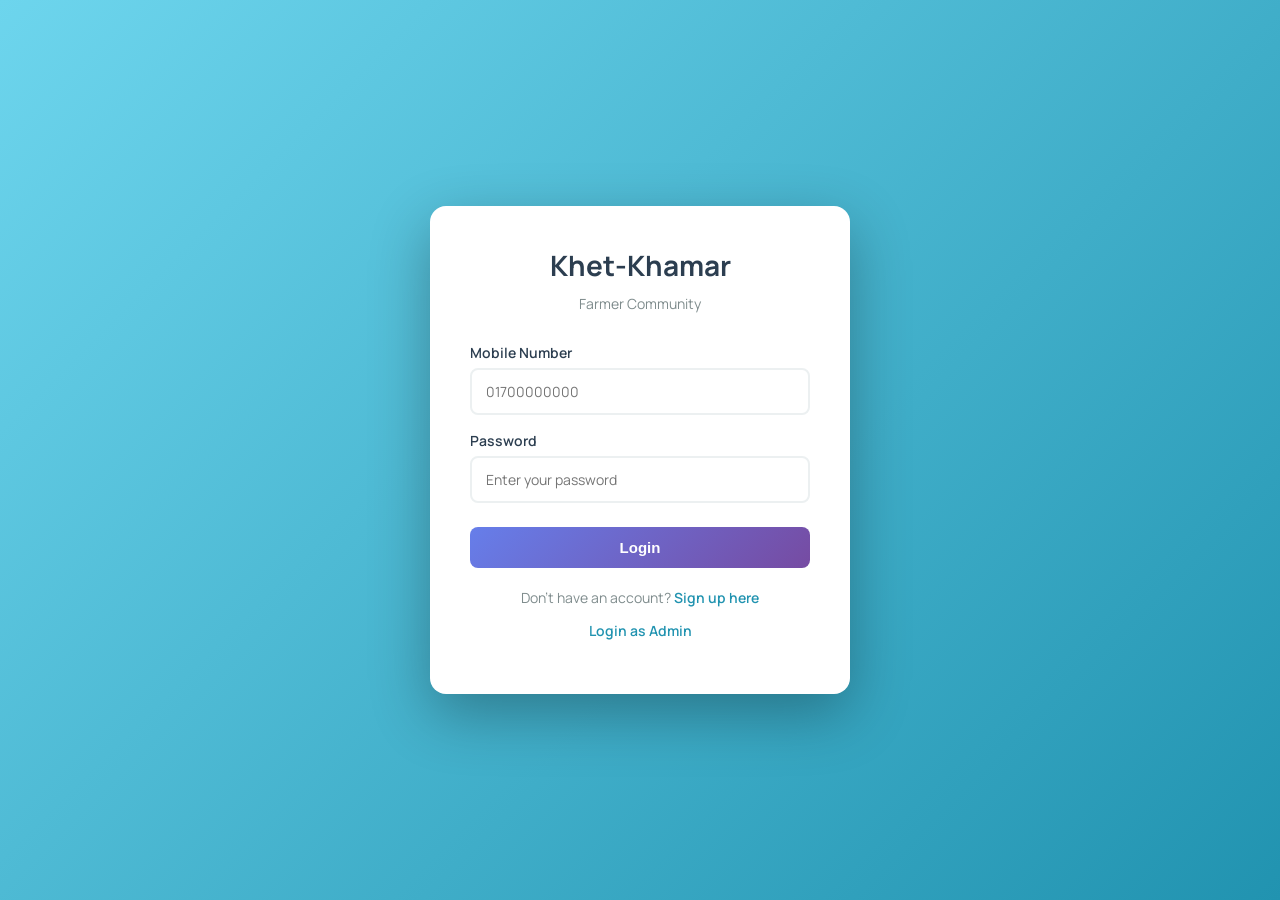
<file: public/login.html>
<!DOCTYPE html>
<html lang="en">
<head>
  <meta charset="UTF-8" />
  <meta name="viewport" content="width=device-width, initial-scale=1.0" />
  <title>Login - Khet-Khamar</title>
  <link rel="preconnect" href="https://fonts.googleapis.com" />
  <link rel="preconnect" href="https://fonts.gstatic.com" crossorigin />
  <link
    href="https://fonts.googleapis.com/css2?family=Hind+Siliguri:wght@400;500;600;700&family=Manrope:wght@500;600;700;800&display=swap"
    rel="stylesheet"
  />
  <link
    rel="stylesheet"
    href="https://cdnjs.cloudflare.com/ajax/libs/font-awesome/6.5.2/css/all.min.css"
  />
  <link rel="stylesheet" href="style.css" />
  <style>
    body {
      background: linear-gradient(135deg, #6dd5ed 0%, #2193b0 100%);
      display: flex;
      justify-content: center;
      align-items: center;
      min-height: 100vh;
      margin: 0;
      font-family: 'Manrope', sans-serif;
    }

    .auth-container {
      background: white;
      border-radius: 16px;
      box-shadow: 0 20px 60px rgba(0, 0, 0, 0.3);
      padding: 40px;
      width: 100%;
      max-width: 420px;
      margin: 20px;
    }

    .auth-header {
      text-align: center;
      margin-bottom: 30px;
    }

    .auth-header h1 {
      color: #2c3e50;
      font-size: 28px;
      margin: 0 0 10px 0;
    }

    .auth-header p {
      color: #7f8c8d;
      margin: 0;
      font-size: 14px;
    }

    .auth-form {
      display: flex;
      flex-direction: column;
      gap: 16px;
    }

    .form-group {
      display: flex;
      flex-direction: column;
      gap: 6px;
    }

    .form-group label {
      font-size: 14px;
      font-weight: 600;
      color: #2c3e50;
    }

    .form-group input {
      padding: 12px 14px;
      border: 2px solid #ecf0f1;
      border-radius: 8px;
      font-size: 14px;
      font-family: inherit;
      transition: border-color 0.3s;
    }

    .form-group input:focus {
      outline: none;
      border-color: #2193b0;
    }

    .auth-button {
      padding: 12px 16px;
      background: linear-gradient(135deg, #667eea 0%, #764ba2 100%);
      color: white;
      border: none;
      border-radius: 8px;
      font-weight: 600;
      font-size: 15px;
      cursor: pointer;
      transition: transform 0.2s, box-shadow 0.2s;
      margin-top: 8px;
    }

    .auth-button:hover {
      transform: translateY(-2px);
      box-shadow: 0 5px 15px rgba(102, 126, 234, 0.4);
    }

    .auth-button:active {
      transform: translateY(0);
    }

    .auth-button:disabled {
      opacity: 0.6;
      cursor: not-allowed;
      transform: none;
    }

    .auth-link {
      text-align: center;
      margin-top: 20px;
      font-size: 14px;
      color: #7f8c8d;
    }

    .auth-link a {
      color: #2193b0;
      text-decoration: none;
      font-weight: 600;
      transition: color 0.2s;
    }

    .auth-link a:hover {
      color: #1a7a96;
    }

    .error-message {
      background-color: #fadbd8;
      color: #c0392b;
      padding: 12px;
      border-radius: 6px;
      font-size: 13px;
      display: none;
      margin-bottom: 0;
    }

    .error-message.show {
      display: block;
    }

    .success-message {
      background-color: #d5f4e6;
      color: #27ae60;
      padding: 12px;
      border-radius: 6px;
      font-size: 13px;
      display: none;
      margin-bottom: 16px;
    }

    .success-message.show {
      display: block;
    }

    @media (max-width: 480px) {
      .auth-container {
        padding: 24px;
      }

      .auth-header h1 {
        font-size: 24px;
      }
    }
  </style>
</head>
<body data-lang="en">
  <div class="auth-container">
    <div class="auth-header">
      <h1>Khet-Khamar</h1>
      <p data-i18n="appTagline">Farmer Community</p>
    </div>

    <div class="success-message" id="successMessage"></div>
    <div class="error-message" id="errorMessage"></div>

    <form class="auth-form" id="loginForm">
      <div class="form-group">
        <label for="mobileNumber">Mobile Number</label>
        <input
          type="tel"
          id="mobileNumber"
          placeholder="01700000000"
          required
        />
      </div>

      <div class="form-group">
        <label for="password">Password</label>
        <input
          type="password"
          id="password"
          placeholder="Enter your password"
          required
        />
      </div>

      <button type="submit" class="auth-button">Login</button>
    </form>

    <div class="auth-link">
      <p>Don't have an account? <a href="signup.html">Sign up here</a></p>
      <p><a href="admin-login.html">Login as Admin</a></p>
    </div>
  </div>

  <script>
    const form = document.getElementById('loginForm');
    const errorMessage = document.getElementById('errorMessage');
    const successMessage = document.getElementById('successMessage');
    const mobileInput = document.getElementById('mobileNumber');
    const passwordInput = document.getElementById('password');

    form.addEventListener('submit', async (e) => {
      e.preventDefault();

      const mobileNumber = mobileInput.value.trim();
      const password = passwordInput.value;

      errorMessage.classList.remove('show');
      successMessage.classList.remove('show');

      try {
        const response = await fetch('/api/auth/login', {
          method: 'POST',
          headers: { 'Content-Type': 'application/json' },
          body: JSON.stringify({ mobile_number: mobileNumber, password }),
        });

        const data = await response.json();

        if (!response.ok) {
          errorMessage.textContent = data.message || 'Login failed';
          errorMessage.classList.add('show');
          return;
        }

        successMessage.textContent = 'Login successful! Redirecting...';
        successMessage.classList.add('show');

        setTimeout(() => {
          window.location.href = '/index.html';
        }, 1500);
      } catch (error) {
        console.error('Login error:', error);
        errorMessage.textContent = 'An error occurred. Please try again.';
        errorMessage.classList.add('show');
      }
    });
  </script>
</body>
</html>
</file>
<file: style.css>
:root {
  --primary-dark: #84b179;
  --primary-base: #a2cb8b;
  --primary-light: #c7eabb;
  --bg-light: #e8f5bd;
  --text-dark: #333333;
  --header-height: 56px;
  --top-nav-height: 56px;
}

* {
  box-sizing: border-box;
}

body {
  margin: 0;
  min-height: 100vh;
  font-family: "Hind Siliguri", sans-serif;
  color: var(--text-dark);
  background: linear-gradient(135deg, #e4eaf8 0%, #d5e2f7 50%, #e6eefc 100%);
}

.top-header {
  position: sticky;
  top: 0;
  height: var(--header-height);
  z-index: 20;
  display: flex;
  align-items: center;
  justify-content: space-between;
  padding: 0.85rem 1rem;
  background: rgba(255, 255, 255, 0.85);
  backdrop-filter: blur(10px);
  border-bottom: 1px solid rgba(212, 220, 240, 0.4);
}

.logo-kicker {
  margin: 0;
  font-size: 0.72rem;
  text-transform: uppercase;
  letter-spacing: 0.08em;
  color: #354cce;
  font-family: "Manrope", sans-serif;
  font-weight: 700;
}

.logo-title {
  margin: 0;
  font-size: 1.45rem;
  line-height: 1;
  font-family: "Manrope", sans-serif;
  font-weight: 800;
  color: #1a202c;
}

.lang-toggle {
  border: 1px solid #354cce;
  background: #354cce;
  color: #ffffff;
  font-weight: 700;
  padding: 0.48rem 0.8rem;
  border-radius: 999px;
  font-family: "Manrope", sans-serif;
  transition: all 0.2s ease;
}

.lang-toggle:hover {
  background: #2a3ca8;
  border-color: #2a3ca8;
}

.main-content {
  padding: calc(var(--header-height) + var(--top-nav-height) + 140px) 0.85rem 6.2rem;
  max-width: 780px;
  margin: 0 auto;
  background: linear-gradient(135deg, #e4eaf8 0%, #d5e2f7 50%, #e6eefc 100%);
  border-radius: 0;
}

.create-post-card,
.post-card {
  background: rgba(252, 253, 255, 0.9);
  border: 1px solid rgba(255, 255, 255, 0.6);
  border-radius: 12px;
  box-shadow: 0 4px 15px rgba(0, 0, 0, 0.04);
  backdrop-filter: blur(10px);
}

.create-post-card {
  margin-top: 36px;
  margin-bottom: 0.9rem;
  padding: 0.8rem;
}

@media (max-width: 600px) {
  .main-content {
    padding-top: calc(var(--header-height) + var(--top-nav-height) + 72px);
  }
  .create-post-card {
    margin-top: 20px;
  }
}
.create-post-card.drag-active {
  border-color: #354cce;
  box-shadow: 0 0 0 2px rgba(53, 76, 206, 0.1), 0 4px 15px rgba(0, 0, 0, 0.08);
}

.post-card.drag-active {
  border-color: #d97a28;
  box-shadow: 0 0 0 2px rgba(217, 122, 40, 0.3), 0 12px 26px rgba(96, 134, 74, 0.12);
}

.create-post-top {
  display: grid;
  grid-template-columns: auto 1fr;
  gap: 0.6rem;
  align-items: start;
}

.avatar {
  width: 2.5rem;
  height: 2.5rem;
  border-radius: 50%;
  display: grid;
  place-items: center;
  color: #ffffff;
  font-family: "Manrope", sans-serif;
  font-size: 0.8rem;
  font-weight: 800;
}

.avatar-owner {
  background: linear-gradient(145deg, #354cce, #4257e0);
}

.avatar-a {
  background: linear-gradient(145deg, #0f7fa8, #1aaecf);
}

.avatar-b {
  background: linear-gradient(145deg, #354cce, #4257e0);
}

.post-input-wrap textarea {
  width: 100%;
  border: 1px solid #e2e8f0;
  border-radius: 0.9rem;
  padding: 0.62rem 0.72rem;
  resize: none;
  font-size: 0.96rem;
  font-family: inherit;
  background: #ffffff;
  color: var(--text-dark);
}

.post-input-wrap textarea:focus {
  outline: 2px solid #354cce;
  border-color: #354cce;
}

.create-post-actions {
  margin-top: 0.66rem;
  display: flex;
  justify-content: space-between;
  gap: 0.7rem;
}

.composer-image-preview {
  margin-top: 0.65rem;
  border: 1px solid var(--primary-base);
  border-radius: 0.9rem;
  background: #ffffff;
  padding: 0.6rem;
}

.composer-image-preview-img {
  width: 100%;
  max-height: 280px;
  object-fit: contain;
  border-radius: 0.6rem;
  display: block;
  background: #eef2ff;
}

.composer-image-remove {
  margin-top: 0.52rem;
  border: 1px solid #c23b2a;
  background: #ffffff;
  color: #c23b2a;
  border-radius: 0.6rem;
  padding: 0.4rem 0.65rem;
  font-size: 0.82rem;
  font-weight: 700;
  cursor: pointer;
}

.camera-upload,
.post-btn {
  border-radius: 0.8rem;
  border: 1px solid #e2e8f0;
  padding: 0.52rem 0.85rem;
  font-size: 0.9rem;
  font-weight: 700;
  font-family: "Manrope", sans-serif;
}

.camera-upload {
  background: #edf2f9;
  color: #2d3748;
  display: inline-flex;
  align-items: center;
  gap: 0.45rem;
  transition: all 0.2s ease;
}

.camera-upload:hover {
  background: #e2e8f0;
}

.post-btn {
  margin-left: auto;
  min-width: 5.2rem;
  border-color: #354cce;
  background: #354cce;
  color: #ffffff;
  transition: all 0.2s ease;
}

.post-btn:hover {
  background: #2a3ca8;
  border-color: #2a3ca8;
}

.feed-list {
  display: grid;
  gap: 0.9rem;
}

.post-card {
  padding: 0.82rem;
}

.post-head {
  display: flex;
  align-items: center;
  gap: 0.65rem;
}

.post-user-meta {
  min-width: 0;
}

.post-user {
  margin: 0;
  font-family: "Manrope", sans-serif;
  font-size: 0.96rem;
  font-weight: 800;
}

.post-time {
  margin: 0.15rem 0 0;
  font-size: 0.8rem;
  color: rgba(51, 51, 51, 0.75);
}

.expert-share-tag {
  display: inline-flex;
  margin-left: 0.45rem;
  padding: 0.08rem 0.45rem;
  border-radius: 999px;
  background: #f4ab3d;
  color: #4f2b00;
  font-size: 0.68rem;
  font-weight: 800;
  vertical-align: middle;
}

.post-text {
  margin: 0.76rem 0;
  font-size: 0.95rem;
  line-height: 1.4;
}

.post-photo {
  display: grid;
  place-items: center;
  width: 100%;
  aspect-ratio: 16 / 9;
  border-radius: 0.8rem;
  border: 1px dashed #c7d2f8;
  background:
    linear-gradient(125deg, rgba(162, 203, 139, 0.54), rgba(199, 234, 187, 0.45)),
    repeating-linear-gradient(
      45deg,
      rgba(255, 255, 255, 0.2) 0,
      rgba(255, 255, 255, 0.2) 10px,
      rgba(255, 255, 255, 0.08) 10px,
      rgba(255, 255, 255, 0.08) 20px
    );
  color: rgba(51, 51, 51, 0.72);
  font-weight: 700;
  overflow: hidden;
}

.post-photo-img {
  width: 100%;
  height: auto;
  max-height: 520px;
  object-fit: contain;
  display: block;
}

.post-photo-has-image {
  aspect-ratio: auto;
  min-height: 120px;
  background: #eef2ff;
  border-style: solid;
}

.post-actions {
  margin-top: 0.8rem;
  display: grid;
  grid-template-columns: repeat(2, minmax(0, 1fr));
  gap: 0.4rem;
}

.post-actions button {
  border: 1px solid var(--primary-light);
  background: #ffffff;
  border-radius: 0.7rem;
  padding: 0.48rem 0.35rem;
  font-size: 0.82rem;
  color: var(--text-dark);
  width: 100%;
  display: inline-flex;
  justify-content: center;
  align-items: center;
  gap: 0.34rem;
}
.post-actions button.liked {
  border-color: #d97a28;
  background: #fff6ed;
  color: #c75d02;
}

 .bottom-nav {
  position: fixed;
  top: var(--header-height);
  height: var(--top-nav-height);
  left: 0;
  width: 100%;
  z-index: 30;
  display: grid;
  grid-template-columns: repeat(5, 1fr);
  align-items: start;
  padding: 0.6rem 0.25rem 0.4rem;
  background: rgba(255, 255, 255, 0.95);
  border-bottom: 1px solid rgba(212, 220, 240, 0.4);
  backdrop-filter: blur(10px);
}

.nav-item {
  text-decoration: none;
  color: #718096;
  font-size: 0.72rem;
  font-weight: 600;
  display: flex;
  flex-direction: column;
  align-items: center;
  gap: 0.24rem;
  transition: color 0.2s;
}

.nav-item i {
  font-size: 1.1rem;
}

.nav-item.active {
  color: #354cce;
}

.nav-item.disabled-nav {
  opacity: 0.48;
  cursor: not-allowed;
}

.nav-post {
  width: 2.95rem;
  height: 2.95rem;
  margin: 0 auto;
  border-radius: 50%;
  justify-content: center;
  color: #ffffff;
  background: linear-gradient(145deg, #354cce, #4257e0);
  border: 3px solid #ffffff;
  transform: translateY(-0.7rem);
  box-shadow: 0 12px 20px rgba(76, 117, 57, 0.25);
}

.nav-post i {
  font-size: 1.05rem;
}

@media (min-width: 720px) {
  .main-content {
    padding-top: 1rem;
    padding-left: 1.2rem;
    padding-right: 1.2rem;
  }

  .logo-title {
    font-size: 1.6rem;
  }

  .feed-list {
    gap: 1rem;
  }
}

.marketplace-main {
  display: grid;
  gap: 0.95rem;
}

.market-filter {
  display: grid;
  gap: 0.65rem;
  background: rgba(252, 253, 255, 0.9);
  border: 1px solid rgba(255, 255, 255, 0.6);
  border-radius: 1rem;
  padding: 0.75rem;
  box-shadow: 0 4px 15px rgba(0, 0, 0, 0.04);
  backdrop-filter: blur(10px);
}

.market-filter-item {
  display: grid;
  gap: 0.35rem;
}

.market-filter-item label {
  font-size: 0.82rem;
  font-weight: 700;
  color: #2d3748;
}

.market-filter-item input,
.market-filter-item select {
  width: 100%;
  border: 1px solid #e2e8f0;
  border-radius: 0.78rem;
  background: #ffffff;
  color: #2d3748;
  min-height: 2.5rem;
  padding: 0.52rem 0.72rem;
  font-family: inherit;
  transition: all 0.2s ease;
}

.market-filter-item input:focus,
.market-filter-item select:focus {
  border-color: #354cce;
  box-shadow: 0 0 0 3px rgba(53, 76, 206, 0.1);
}

.search-field {
  grid-template-columns: auto 1fr;
  align-items: center;
  column-gap: 0.5rem;
}

.search-field i {
  color: #354cce;
  font-size: 0.95rem;
  padding-left: 0.2rem;
}

.search-field input {
  min-height: 2.35rem;
}

.market-grid {
  display: grid;
  grid-template-columns: 1fr;
  gap: 0.9rem;
}

.market-card {
  background: #f8ffef;
  border: 1px solid var(--primary-base);
  border-radius: 1rem;
  overflow: hidden;
  box-shadow: 0 12px 26px rgba(96, 134, 74, 0.08);
}

.market-image {
  background: var(--primary-light);
  min-height: 8.5rem;
  display: grid;
  place-items: center;
  gap: 0.35rem;
  color: rgba(51, 51, 51, 0.8);
  font-weight: 700;
}

.market-image i {
  font-size: 1.4rem;
  color: #354cce;
}

.market-body {
  padding: 0.78rem;
}

.market-title {
  margin: 0;
  font-family: "Manrope", sans-serif;
  font-size: 1rem;
  font-weight: 800;
}

.market-price {
  margin: 0.45rem 0 0;
  font-size: 1rem;
  font-weight: 800;
}

.market-seller {
  margin: 0.45rem 0 0;
  font-size: 0.88rem;
  display: flex;
  align-items: center;
  gap: 0.4rem;
  flex-wrap: wrap;
}

.verified-badge {
  font-size: 0.72rem;
  font-weight: 700;
  color: #ffffff;
  background: #354cce;
  border-radius: 999px;
  padding: 0.18rem 0.45rem;
  display: inline-flex;
  align-items: center;
  gap: 0.25rem;
}

.market-rating {
  margin-top: 0.5rem;
  color: #d8aa2c;
  display: inline-flex;
  gap: 0.12rem;
}

.call-seller-btn {
  margin-top: 0.72rem;
  width: 100%;
  border: 1px solid #354cce;
  background: #354cce;
  color: #ffffff;
  border-radius: 0.78rem;
  padding: 0.62rem 0.7rem;
  font-size: 0.9rem;
  font-weight: 700;
  font-family: "Manrope", sans-serif;
  cursor: pointer;
  transition: all 0.2s ease;
}

.call-seller-btn:hover {
  background: #2a3ca8;
  border-color: #2a3ca8;
}

@media (min-width: 720px) {
  .market-filter {
    grid-template-columns: 1.5fr 1fr 1fr;
    align-items: end;
  }

  .market-grid {
    grid-template-columns: repeat(2, minmax(0, 1fr));
  }
}

@media (min-width: 1100px) {
  .market-grid {
    grid-template-columns: repeat(3, minmax(0, 1fr));
  }
}

/* ============================================ */
/* GUEST MODE & AUTHENTICATION UI */
/* ============================================ */

.header-actions {
  display: flex;
  align-items: center;
  gap: 0.85rem;
}

.auth-links {
  display: flex;
  gap: 0.5rem;
  align-items: center;
}

.auth-btn {
  background: #354cce;
  color: white;
  border: none;
  padding: 0.5rem 1rem;
  border-radius: 24px;
  font-size: 0.9rem;
  font-weight: 600;
  cursor: pointer;
  text-decoration: none;
  display: inline-block;
  transition: background 0.2s;
  font-family: "Manrope", sans-serif;
}

.auth-btn:hover {
  background: #2a3ca8;
  text-decoration: none;
}

.auth-btn.logout {
  background: #ef4444;
}

.auth-btn.logout:hover {
  background: #dc2626;
}

/* Hide the header logout button (keep logout controls inside profile page) */
.top-header .auth-btn.logout {
  display: none !important;
}

.guest-mode-banner {
  background: linear-gradient(135deg, #fff3cd 0%, #ffeaa7 100%);
  border: 1px solid #ffc107;
  border-radius: 8px;
  padding: 1rem;
  margin-bottom: 1rem;
  text-align: center;
  font-size: 0.95rem;
  color: #856404;
}

.guest-mode-banner a {
  color: #004085;
  font-weight: 700;
  text-decoration: none;
  margin-left: 0.3rem;
}

.guest-mode-banner a:hover {
  text-decoration: underline;
}

/* ============================================ */
/* AGRICULTURAL NEWS SECTION */
/* ============================================ */

.news-section {
  margin-bottom: 1.2rem;
}

.section-header {
  display: flex;
  justify-content: space-between;
  align-items: center;
  margin-bottom: 0.8rem;
  padding: 0 0.2rem;
}

.section-header h2 {
  margin: 0;
  font-size: 1.3rem;
  font-family: "Manrope", sans-serif;
  font-weight: 700;
  color: #354cce;
}

.see-all {
  color: #354cce;
  text-decoration: none;
  font-size: 0.9rem;
  font-weight: 600;
  transition: color 0.2s;
}

.see-all:hover {
  color: #2a3ca8;
  text-decoration: underline;
}

.news-list {
  display: grid;
  gap: 0.8rem;
  margin-bottom: 1.2rem;
}

.news-card {
  background: linear-gradient(135deg, #eef2ff 0%, #f8f9ff 100%);
  border: 1px solid var(--primary-light);
  border-radius: 1rem;
  padding: 1rem;
  box-shadow: 0 8px 18px rgba(96, 134, 74, 0.06);
  transition: transform 0.2s, box-shadow 0.2s;
  cursor: pointer;
  text-decoration: none;
  color: inherit;
}

.news-card:hover {
  transform: translateY(-2px);
  box-shadow: 0 12px 26px rgba(96, 134, 74, 0.12);
}

.news-header {
  display: flex;
  align-items: start;
  gap: 0.8rem;
  margin-bottom: 0.6rem;
}

.news-icon {
  font-size: 1.5rem;
  color: #354cce;
  flex-shrink: 0;
  width: 2rem;
  text-align: center;
}

.news-meta {
  flex: 1;
}

.news-category {
  display: inline-block;
  background: #354cce;
  color: white;
  padding: 0.2rem 0.6rem;
  border-radius: 999px;
  font-size: 0.75rem;
  font-weight: 700;
  margin-bottom: 0.3rem;
  font-family: "Manrope", sans-serif;
}

.news-title {
  margin: 0;
  font-size: 1rem;
  font-weight: 700;
  color: var(--text-dark);
  font-family: "Manrope", sans-serif;
}

.news-excerpt {
  margin: 0.5rem 0 0;
  font-size: 0.9rem;
  color: rgba(51, 51, 51, 0.8);
  line-height: 1.4;
}

.news-date {
  margin-top: 0.6rem;
  font-size: 0.8rem;
  color: rgba(51, 51, 51, 0.6);
}

.post-profile-link {
  color: inherit;
  text-decoration: none;
}

.post-profile-link:hover {
  text-decoration: underline;
}

.post-news-share {
  border: 1px solid var(--primary-base);
  border-radius: 0.8rem;
  background: #ffffff;
  padding: 0.7rem;
}

.post-news-share h3 {
  margin: 0;
  font-size: 1rem;
  font-family: "Manrope", sans-serif;
}

.post-news-meta {
  margin: 0.4rem 0 0;
  font-size: 0.78rem;
  color: rgba(51, 51, 51, 0.72);
}

.post-news-link {
  margin-top: 0.45rem;
  display: inline-block;
  color: #354cce;
  font-weight: 700;
  text-decoration: none;
  transition: color 0.2s ease;
}

.post-news-link:hover {
  color: #2a3ca8;
}

.profile-main {
  display: grid;
  gap: 0.95rem;
}

.profile-card,
.profile-panel {
  background: #f8ffef;
  border: 1px solid var(--primary-base);
  border-radius: 1rem;
  box-shadow: 0 12px 26px rgba(96, 134, 74, 0.08);
  padding: 0.9rem;
}

.profile-card-top {
  display: flex;
  gap: 0.7rem;
  align-items: center;
}

.profile-name {
  margin: 0;
  font-size: 1.2rem;
  font-family: "Manrope", sans-serif;
}

.profile-role {
  margin: 0.2rem 0 0;
  color: rgba(51, 51, 51, 0.72);
  font-size: 0.9rem;
}

.profile-bio {
  margin: 0.7rem 0 0;
  font-size: 0.92rem;
}

.profile-stats {
  display: grid;
  grid-template-columns: repeat(4, minmax(0, 1fr));
  gap: 0.5rem;
  margin-top: 0.8rem;
}

.profile-stat {
  border: 1px solid var(--primary-light);
  border-radius: 0.7rem;
  padding: 0.45rem;
  text-align: center;
  background: #ffffff;
}

.profile-stat strong {
  display: block;
  font-family: "Manrope", sans-serif;
}

.profile-stat span {
  font-size: 0.72rem;
  color: rgba(51, 51, 51, 0.7);
}

.profile-actions {
  display: flex;
  gap: 0.6rem;
  flex-wrap: wrap;
}

.action-btn {
  border: 1px solid #354cce;
  background: #354cce;
  color: #ffffff;
  border-radius: 0.7rem;
  padding: 0.5rem 0.8rem;
  font-size: 0.86rem;
  font-weight: 700;
  cursor: pointer;
  font-family: "Manrope", sans-serif;
  transition: all 0.2s ease;
}

.action-btn:hover {
  background: #2a3ca8;
  border-color: #2a3ca8;
}

.action-btn.secondary {
  background: #edf2f9;
  color: #2d3748;
  border-color: #e2e8f0;
}

.action-btn.secondary:hover {
  background: #e2e8f0;
}

.section-header.compact {
  margin-bottom: 0.55rem;
}

.section-header.compact h2 {
  font-size: 1rem;
}

.request-columns {
  display: grid;
  gap: 0.75rem;
}

.request-heading {
  margin: 0 0 0.45rem;
  font-size: 0.9rem;
  color: #354cce;
  font-weight: 700;
}

.request-list {
  display: grid;
  gap: 0.55rem;
}

.request-item {
  border: 1px solid var(--primary-light);
  border-radius: 0.7rem;
  background: #ffffff;
  padding: 0.55rem;
}

.request-item-top {
  display: flex;
  justify-content: space-between;
  gap: 0.5rem;
  align-items: center;
}

.request-item-name {
  margin: 0;
  font-weight: 700;
}

.request-item-role {
  margin: 0.2rem 0 0;
  font-size: 0.78rem;
  color: rgba(51, 51, 51, 0.7);
}

.request-actions {
  display: flex;
  gap: 0.4rem;
  margin-top: 0.45rem;
}
.settings-form {
  display: grid;
  gap: 0.45rem;
}
.settings-form label {
  font-size: 0.82rem;
  font-weight: 700;
}
.settings-form input {
  border: 1px solid var(--primary-base);
  border-radius: 0.65rem;
  padding: 0.45rem 0.6rem;
  font-family: inherit;
}

.settings-form select {
  border: 1px solid var(--primary-base);
  border-radius: 0.65rem;
  padding: 0.45rem 0.6rem;
  font-family: inherit;
  background: #ffffff;
}
.activity-item-text {
  margin: 0.3rem 0 0;
  font-size: 0.82rem;
  color: rgba(51, 51, 51, 0.8);
}
.activity-meta {
  margin: 0.3rem 0 0;
  font-size: 0.75rem;
  color: rgba(51, 51, 51, 0.65);
}

.news-share-btn {
  margin-top: 0.65rem;
  border: 1px solid #354cce;
  background: #354cce;
  color: #ffffff;
  border-radius: 0.65rem;
  padding: 0.45rem 0.7rem;
  font-size: 0.78rem;
  font-weight: 700;
  cursor: pointer;
  font-family: "Manrope", sans-serif;
  transition: all 0.2s ease;
}

.news-share-btn:hover {
  background: #2a3ca8;
  border-color: #2a3ca8;
}

@media (min-width: 820px) {
  .request-columns {
    grid-template-columns: 1fr 1fr;
  }
}

/* =========================================
   MARKETPLACE PAGE STYLES
   ========================================= */

/* Center the main content and set a max width */
.marketplace-main {
  max-width: 800px;
  margin: 0 auto;
  padding: 20px;
  padding-top: calc(var(--header-height) + var(--top-nav-height) + 16px);
  background: linear-gradient(135deg, #e4eaf8 0%, #d5e2f7 50%, #e6eefc 100%);
  min-height: 100vh;
}

/* 1. The Main Card Container */
.seller-posting-card {
  background: rgba(252, 253, 255, 0.9);
  border-radius: 12px;
  padding: 24px;
  box-shadow: 0 4px 15px rgba(0, 0, 0, 0.04);
  margin-bottom: 24px;
  border: 1px solid rgba(255, 255, 255, 0.6);
  backdrop-filter: blur(10px);
}

.posting-title {
  font-size: 1.5rem;
  color: #2c3e50;
  margin-top: 0;
  margin-bottom: 20px;
  font-weight: 700;
}

/* 2. Form Layout and Spacing */
.marketplace-form {
  display: flex;
  flex-direction: column;
  gap: 20px;
}

/* Put inputs side-by-side on larger screens */
.form-row {
  display: flex;
  gap: 16px;
  flex-wrap: wrap; 
}

.form-row .form-group {
  flex: 1;
  min-width: 150px;
}

.form-group {
  display: flex;
  flex-direction: column;
  gap: 8px;
}

.form-group label {
  font-weight: 600;
  font-size: 0.9rem;
  color: #4a5568;
}

/* 3. Input Fields, Textareas, and Dropdowns */
.marketplace-form input[type="text"],
.marketplace-form input[type="number"],
.marketplace-form textarea,
.marketplace-form select {
  width: 100%;
  padding: 12px 16px;
  border: 1px solid #e2e8f0;
  border-radius: 8px;
  font-family: inherit;
  font-size: 1rem;
  background-color: #ffffff;
  transition: border-color 0.2s ease, box-shadow 0.2s ease;
  box-sizing: border-box;
}

/* Highlight border on click/focus */
.marketplace-form input:focus,
.marketplace-form textarea:focus,
.marketplace-form select:focus {
  outline: none;
  border-color: #354cce;
  box-shadow: 0 0 0 3px rgba(53, 76, 206, 0.1);
}

.marketplace-form textarea {
  resize: vertical; /* Allow user to drag height, but not width */
  min-height: 100px;
}

/* 4. Buttons (Matching the Index 'Post' button) */
.form-actions {
  display: flex;
  gap: 12px;
  margin-top: 10px;
}

.submit-btn {
  background-color: #354cce;
  color: #ffffff;
  border: none;
  padding: 12px 28px;
  border-radius: 24px;
  font-size: 1rem;
  font-weight: 700;
  cursor: pointer;
  transition: background-color 0.2s ease;
  font-family: "Manrope", sans-serif;
}

.submit-btn:hover {
  background-color: #2a3ca8;
}

.cancel-btn {
  background-color: #edf2f9;
  color: #2d3748;
  border: 1px solid #e2e8f0;
  padding: 12px 28px;
  border-radius: 24px;
  font-size: 1rem;
  font-weight: 700;
  cursor: pointer;
  transition: background-color 0.2s ease;
  font-family: "Manrope", sans-serif;
}

.cancel-btn:hover {
  background-color: #e2e8f0;
}

/* 5. Fix up the Image Upload Wrapper */
.image-upload-wrapper {
  border: 2px dashed #c2dab0;
  border-radius: 8px;
  padding: 20px;
  text-align: center;
  background-color: #f9fbf7;
}

.image-upload-wrapper input[type="file"] {
  border: none;
  background: transparent;
  padding: 0;
  width: auto;
}

/* 6. Clean up the Filter UI (Search bar at bottom) */
.market-filter {
  margin-bottom: 24px;
}

.market-filter-item.search-field {
  padding: 0 16px;
  border-radius: 8px;
  background: #ffffff;
  border: 1px solid #c2dab0;
}

.market-filter-item.search-field input {
  border: none;
  padding: 12px 8px;
  background: transparent;
  width: calc(100% - 30px);
}

.market-filter-item.search-field input:focus {
  outline: none;
}


/* =========================================
   NEWS & WEATHER PAGE STYLES
   ========================================= */
.news-main {
  max-width: 800px;
  margin: 0 auto;
  padding: 20px;
  padding-top: calc(var(--header-height) + var(--top-nav-height) + 16px);
  background: linear-gradient(135deg, #e4eaf8 0%, #d5e2f7 50%, #e6eefc 100%);
  min-height: 100vh;
}

.news-tabs {
  display: flex;
  gap: 10px;
  margin-bottom: 24px;
  flex-wrap: wrap;
}

.news-tab {
  padding: 10px 20px;
  background: #edf2f9;
  border: 1px solid #e2e8f0;
  border-radius: 24px;
  font-size: 14px;
  font-weight: 600;
  color: #2d3748;
  cursor: pointer;
  transition: all 0.2s;
  font-family: "Manrope", sans-serif;
}

.news-tab:hover {
  background: #e2e8f0;
  color: #1a202c;
}

.news-tab.active {
  background-color: #354cce;
  color: #ffffff;
  border-color: #354cce;
}

.news-content {
  display: none;
}

.news-content.active {
  display: block;
}

/* Weather UI */
.weather-container {
  display: grid;
  gap: 14px;
  margin-top: 10px;
}

.weather-card {
  border-radius: 14px;
  padding: 20px;
  color: #f4fff2;
  box-shadow: 0 8px 24px rgba(72, 109, 82, 0.24);
  border: 1px solid rgba(255, 255, 255, 0.2);
}

.weather-card.theme-sunny {
  background: linear-gradient(125deg, #3f8f5f 0%, #84b179 52%, #c7eabb 120%);
}

.weather-card.theme-rainy {
  background: linear-gradient(125deg, #376177 0%, #4f8ca8 48%, #8ac5db 120%);
}

.weather-card.theme-cloudy {
  background: linear-gradient(125deg, #4a6470 0%, #698793 48%, #a9bfca 120%);
}

.weather-card.theme-storm {
  background: linear-gradient(125deg, #384868 0%, #586d94 48%, #8fa8d6 120%);
}

.weather-hero {
  display: flex;
  justify-content: space-between;
  gap: 14px;
  align-items: center;
  flex-wrap: wrap;
}

.weather-title {
  margin: 0;
  font-size: 19px;
  font-weight: 800;
}

.weather-subtitle {
  margin: 5px 0 0;
  font-size: 12px;
  opacity: 0.9;
}

.weather-main {
  display: flex;
  gap: 14px;
  align-items: center;
}

.weather-icon {
  font-size: 44px;
  line-height: 1;
}

.weather-temp {
  font-size: 38px;
  font-weight: 800;
  line-height: 1;
  margin: 0;
}

.weather-desc {
  font-size: 13px;
  margin-top: 4px;
  opacity: 0.95;
}

.weather-metrics {
  display: grid;
  grid-template-columns: repeat(4, minmax(0, 1fr));
  gap: 8px;
  margin-top: 14px;
}

.weather-detail {
  border: 1px solid rgba(255, 255, 255, 0.28);
  border-radius: 10px;
  padding: 8px;
  background: rgba(255, 255, 255, 0.11);
  min-height: 54px;
}

.weather-detail-label {
  opacity: 0.85;
  font-size: 11px;
  margin-bottom: 4px;
}

.weather-detail-value {
  font-size: 14px;
  font-weight: 700;
}

.weather-outlook {
  margin-top: 12px;
  border: 1px solid rgba(255, 255, 255, 0.3);
  border-radius: 10px;
  padding: 10px;
  background: rgba(255, 255, 255, 0.14);
}

.weather-outlook h4 {
  margin: 0;
  font-size: 12px;
  letter-spacing: 0.03em;
  text-transform: uppercase;
  opacity: 0.9;
}

.weather-outlook p {
  margin: 6px 0 0;
  font-size: 13px;
  line-height: 1.45;
}

/* Forecast Grid */
.forecast-grid {
  display: grid;
  grid-template-columns: repeat(auto-fill, minmax(210px, 1fr));
  gap: 12px;
}

.forecast-day {
  background: linear-gradient(165deg, #ffffff 0%, #f9fbf7 100%);
  border: 1px solid #c2dab0;
  border-radius: 11px;
  padding: 12px;
  color: #2c3e50;
  box-shadow: 0 4px 12px rgba(0, 0, 0, 0.05);
}

.forecast-head {
  display: flex;
  justify-content: space-between;
  align-items: center;
  gap: 8px;
  margin-bottom: 6px;
}

.forecast-icon {
  font-size: 20px;
  color: #354cce;
}

.forecast-date {
  font-weight: 700;
  font-size: 13px;
  color: #4a6341;
}

.forecast-condition {
  font-size: 13px;
  margin-bottom: 8px;
  min-height: 18px;
}

.forecast-temps {
  font-size: 13px;
  font-weight: 800;
  margin-bottom: 6px;
}

.forecast-meta {
  font-size: 12px;
  color: #354cce;
  line-height: 1.4;
}

/* Location Selector Modal */
.weather-location-btn-select {
  background: rgba(255, 255, 255, 0.2);
  color: #ffffff;
  border: 1px solid rgba(255, 255, 255, 0.35);
  border-radius: 8px;
  cursor: pointer;
  transition: all 0.2s ease;
  display: flex;
  align-items: center;
  gap: 8px;
}

.weather-location-btn-select:hover {
  background: rgba(255, 255, 255, 0.3);
}

.weather-location-modal {
  position: absolute;
  top: 100%;
  right: 0;
  background: #ffffff;
  border-radius: 8px;
  box-shadow: 0 8px 24px rgba(0, 0, 0, 0.12);
  z-index: 1001;
  min-width: 180px;
  max-height: 0;
  overflow: hidden;
  transition: max-height 0.2s ease;
  margin-top: 4px;
}

.weather-location-modal.active {
  max-height: 400px;
  border: 1px solid #e2e8f0;
}

.weather-location-dropdown {
  padding: 8px 0;
}

.weather-location-item {
  display: block;
  width: 100%;
  padding: 12px 16px;
  border: none;
  background: none;
  text-align: left;
  cursor: pointer;
  font-size: 0.9rem;
  color: #2c3e50;
  transition: background 0.1s ease;
}

.weather-location-item:hover {
  background: #f0fdf4;
}

.weather-location-item.active {
  background: #dcfce7;
  color: #354cce;
  font-weight: 700;
}

/* News Cards */
.news-grid {
  display: grid;
  grid-template-columns: repeat(auto-fill, minmax(300px, 1fr));
  gap: 20px;
  margin-top: 20px;
}

.news-card {
  background: rgba(252, 253, 255, 0.9);
  border-radius: 12px;
  overflow: hidden;
  box-shadow: 0 4px 15px rgba(0, 0, 0, 0.04);
  transition: transform 0.2s, box-shadow 0.2s;
  display: flex;
  flex-direction: column;
  border: 1px solid rgba(255, 255, 255, 0.6);
  backdrop-filter: blur(10px);
}

.news-card:hover {
  transform: translateY(-4px);
  box-shadow: 0 8px 16px rgba(0, 0, 0, 0.08);
}

.news-card-header {
  background: #f8fafc;
  padding: 16px;
  display: flex;
  align-items: center;
  justify-content: space-between;
  gap: 12px;
  border-bottom: 1px solid #e2e8f0;
}

.news-category-badge {
  background: #354cce;
  color: white;
  padding: 4px 12px;
  border-radius: 20px;
  font-size: 12px;
  font-weight: 600;
  white-space: nowrap;
  font-family: "Manrope", sans-serif;
}

.news-card-title {
  font-size: 16px;
  color: #2c3e50;
  margin: 0;
  font-weight: 700;
}

.news-card-body {
  padding: 16px;
  flex: 1;
  display: flex;
  flex-direction: column;
}

.news-card-excerpt {
  font-size: 14px;
  color: #4a5568;
  line-height: 1.5;
  margin-bottom: 12px;
  flex: 1;
}

.news-card-footer {
  display: flex;
  justify-content: space-between;
  align-items: center;
  padding-top: 12px;
  border-top: 1px solid #e2e8f0;
  font-size: 12px;
  color: #a0aec0;
}

.news-source {
  font-weight: 600;
  color: #354cce;
}

/* Loaders and Emptys */
.loading-spinner {
  display: flex;
  justify-content: center;
  align-items: center;
  min-height: 200px;
  font-size: 14px;
  color: #354cce;
}

.spinner {
  border: 3px solid #e2e8f0;
  border-top: 3px solid #354cce;
  border-radius: 50%;
  width: 40px;
  height: 40px;
  animation: spin 1s linear infinite;
  margin-right: 12px;
}

@keyframes spin {
  0% { transform: rotate(0deg); }
  100% { transform: rotate(360deg); }
}

@media (max-width: 768px) {
  .news-tabs { margin-bottom: 16px; }
  .news-tab { padding: 10px 16px; font-size: 14px; }
  .weather-card { padding: 16px; }
  .weather-main { width: 100%; }
  .weather-metrics { grid-template-columns: repeat(2, minmax(0, 1fr)); }
  .news-grid { grid-template-columns: 1fr; }
}

/* =========================================
   PROFILE PAGE STYLES (NEW DESIGN)
   ========================================= */
.profile-main {
  max-width: 800px;
  margin: 0 auto;
  padding: 20px;
  padding-top: calc(var(--header-height) + var(--top-nav-height) + 16px);
  /* Add that beautiful soft gradient background from the image */
  background: linear-gradient(135deg, #e4eaf8 0%, #d5e2f7 50%, #e6eefc 100%);
  min-height: 100vh;
}

.profile-card {
  background: rgba(252, 253, 255, 0.9);
  border-radius: 12px;
  padding: 24px;
  box-shadow: 0 4px 15px rgba(0, 0, 0, 0.04);
  margin-bottom: 20px;
  border: 1px solid rgba(255, 255, 255, 0.6);
  backdrop-filter: blur(10px);
}

.profile-header-row {
  display: flex;
  align-items: center;
  gap: 16px;
  margin-bottom: 12px;
}

.profile-avatar-new {
  width: 52px;
  height: 52px;
  border-radius: 50%;
  background-color: #354cce; /* Primary blue */
  color: white;
  display: flex;
  align-items: center;
  justify-content: center;
  font-size: 18px;
  font-weight: 800;
  box-shadow: 0 4px 10px rgba(49, 138, 102, 0.2);
}

.profile-info-new {
  display: flex;
  flex-direction: column;
}

.profile-name-new {
  font-family: 'Fraunces', serif; /* Serif font matching the image */
  font-size: 1.4rem;
  font-weight: 700;
  color: #1a202c;
  margin: 0 0 4px 0;
  font-variant: small-caps; /* Gives it that elegant all-caps look */
  letter-spacing: 0.5px;
}

.profile-role-new {
  font-size: 0.95rem;
  color: #718096;
  margin: 0;
}

.profile-bio-new {
  font-family: 'Fraunces', serif;
  font-size: 1.05rem;
  color: #4a5568;
  margin: 0 0 20px 0;
}

/* 4-Column Stats Grid */
.profile-stats-grid {
  display: grid;
  grid-template-columns: repeat(4, 1fr);
  gap: 10px;
}

.stat-box {
  background: #ffffff;
  border: 1px solid #7bc5f8; /* Soft blue border */
  border-radius: 8px;
  padding: 12px 8px;
  display: flex;
  flex-direction: column;
  align-items: center;
  justify-content: center;
  text-align: center;
}

.stat-num {
  font-size: 1.1rem;
  font-weight: 800;
  color: #1a202c;
  margin-bottom: 2px;
  font-family: "Manrope", sans-serif;
}

.stat-text {
  font-size: 0.75rem;
  color: #718096;
  font-family: "Plus Jakarta Sans", sans-serif;
}

/* Action Buttons (Pills) */
.profile-actions {
  display: flex;
  gap: 10px;
  margin-bottom: 20px;
  justify-content: flex-start;
  flex-wrap: wrap;
}

.pill-btn {
  padding: 10px 20px;
  border-radius: 24px; /* Pill shape */
  font-size: 0.9rem;
  font-weight: 700;
  cursor: pointer;
  border: none;
  transition: all 0.2s ease;
  font-family: "Manrope", sans-serif;
}

.pill-btn.primary {
  background-color: #354cce; /* Deep royal blue */
  color: #ffffff;
}

.pill-btn.primary:hover {
  background-color: #2a3ca8;
}

.pill-btn.secondary {
  background-color: #edf2f9; /* Translucent grey/blue */
  color: #2d3748;
  border: 1px solid #e2e8f0;
}

.pill-btn.secondary:hover {
  background-color: #e2e8f0;
}

.logout-pill {
  padding: 10px 24px;
}

/* Make sure panels fit the new aesthetic */
.profile-panel {
  background: rgba(255, 255, 255, 0.95);
  border-radius: 12px;
  padding: 24px;
  box-shadow: 0 4px 15px rgba(0, 0, 0, 0.03);
  margin-bottom: 24px;
  border: 1px solid rgba(255, 255, 255, 0.6);
}

.section-header.compact h2 {
  font-size: 1.2rem;
  color: #2c3e50;
  margin-top: 0;
  margin-bottom: 16px;
  font-family: "Manrope", sans-serif;
  border-bottom: 2px solid #edf2f9;
  padding-bottom: 10px;
}
/* ==========================================
   LIKE & COMMENT INTERACTIONS
   ========================================== */
.like-btn.liked {
  color: #e74c3c;
}
.like-btn.liked i {
  color: #e74c3c;
}

.comment-section {
  border-top: 1px solid #edf2f9;
  padding-top: 12px;
  margin-top: 4px;
}

.comment-list {
  display: flex;
  flex-direction: column;
  gap: 10px;
  margin-bottom: 12px;
}

.comment-item {
  display: flex;
  flex-wrap: wrap;
  align-items: baseline;
  gap: 6px;
  font-size: 13px;
  background: #f8fafc;
  border-radius: 8px;
  padding: 8px 12px;
}

.comment-author {
  font-weight: 700;
  color: #2c3e50;
  font-family: 'Manrope', sans-serif;
}

.comment-text {
  color: #4a5568;
  flex: 1;
  min-width: 0;
  word-break: break-word;
}

.comment-time {
  font-size: 11px;
  color: #a0aec0;
  white-space: nowrap;
}

.comment-input-row {
  display: flex;
  align-items: flex-start;
  gap: 8px;
}

.comment-textarea {
  flex: 1;
  border: 1px solid #e2e8f0;
  border-radius: 20px;
  padding: 8px 14px;
  font-size: 13px;
  font-family: 'Hind Siliguri', sans-serif;
  resize: none;
  outline: none;
  transition: border-color 0.2s;
  line-height: 1.4;
}

.comment-textarea:focus {
  border-color: #354cce;
}

.comment-submit-btn {
  padding: 8px 16px;
  background: #354cce;
  color: white;
  border: none;
  border-radius: 20px;
  font-size: 13px;
  font-weight: 600;
  cursor: pointer;
  white-space: nowrap;
  transition: background 0.2s;
}

.comment-submit-btn:hover {
  background: #2a3ca8;
}

/* ==========================================
   MARKETPLACE CARD IMAGE
   ========================================== */
.market-card-img {
  width: 100%;
  height: 180px;
  object-fit: cover;
  border-radius: 10px 10px 0 0;
  display: block;
}

/* ==========================================
   CONTACT SELLER MODAL
   ========================================== */
.contact-modal-overlay {
  display: none;
  position: fixed;
  inset: 0;
  background: rgba(0, 0, 0, 0.5);
  z-index: 1000;
  justify-content: center;
  align-items: center;
  padding: 20px;
}

.contact-modal-box {
  background: white;
  border-radius: 16px;
  padding: 32px 28px;
  max-width: 340px;
  width: 100%;
  text-align: center;
  position: relative;
  box-shadow: 0 20px 60px rgba(0, 0, 0, 0.2);
}

.contact-modal-close {
  position: absolute;
  top: 14px;
  right: 14px;
  background: #f1f5f9;
  border: none;
  border-radius: 50%;
  width: 32px;
  height: 32px;
  cursor: pointer;
  font-size: 14px;
  color: #4a5568;
  display: flex;
  align-items: center;
  justify-content: center;
  transition: background 0.2s;
}

.contact-modal-close:hover {
  background: #e2e8f0;
}

.contact-modal-icon {
  width: 56px;
  height: 56px;
  background: #eef2ff;
  border-radius: 50%;
  display: flex;
  align-items: center;
  justify-content: center;
  margin: 0 auto 16px;
  font-size: 22px;
  color: #354cce;
}

.contact-modal-title {
  font-family: 'Manrope', sans-serif;
  font-size: 18px;
  font-weight: 700;
  color: #2c3e50;
  margin: 0 0 8px;
}

.contact-modal-seller {
  font-size: 14px;
  color: #718096;
  margin: 0 0 16px;
}

.contact-modal-phone {
  display: block;
  font-size: 22px;
  font-weight: 700;
  color: #354cce;
  font-family: 'Manrope', sans-serif;
  text-decoration: none;
  margin-bottom: 12px;
  letter-spacing: 0.5px;
}

.contact-modal-phone:hover {
  color: #2a3ca8;
  text-decoration: underline;
}

.contact-modal-note {
  font-size: 12px;
  color: #a0aec0;
  margin: 0;
}

/* ==========================================
   ADMIN INLINE DELETE BUTTONS
   ========================================== */
.post-head {
  position: relative;
}

.admin-post-del {
  margin-left: auto;
  background: none;
  border: none;
  color: #cbd5e0;
  font-size: 14px;
  cursor: pointer;
  padding: 4px 6px;
  border-radius: 6px;
  transition: color 0.2s, background 0.2s;
  flex-shrink: 0;
}

.admin-post-del:hover {
  color: #e53e3e;
  background: #fff5f5;
}

.admin-comment-del {
  margin-left: auto;
  background: none;
  border: none;
  color: #cbd5e0;
  font-size: 12px;
  cursor: pointer;
  padding: 2px 5px;
  border-radius: 4px;
  transition: color 0.2s, background 0.2s;
  flex-shrink: 0;
}

.admin-comment-del:hover {
  color: #e53e3e;
  background: #fff5f5;
}

/* ==========================================
   ADMIN PANEL (PROFILE PAGE)
   ========================================== */
.admin-panel {
  font-family: 'Manrope', sans-serif;
}

.admin-panel-title {
  font-size: 16px;
  font-weight: 700;
  color: #2c3e50;
  margin: 0 0 16px;
  display: flex;
  align-items: center;
  gap: 8px;
}

.admin-panel-title i {
  color: #354cce;
}

.admin-tabs {
  display: flex;
  gap: 6px;
  margin-bottom: 16px;
  border-bottom: 2px solid #edf2f9;
  padding-bottom: 0;
}

.admin-tab {
  background: none;
  border: none;
  padding: 8px 14px;
  font-size: 13px;
  font-weight: 600;
  color: #718096;
  cursor: pointer;
  border-bottom: 2px solid transparent;
  margin-bottom: -2px;
  transition: color 0.2s, border-color 0.2s;
  font-family: 'Manrope', sans-serif;
}

.admin-tab:hover {
  color: #354cce;
}

.admin-tab.active {
  color: #354cce;
  border-bottom-color: #354cce;
}

.admin-tab-content {
  display: flex;
  flex-direction: column;
  gap: 10px;
}

.admin-empty {
  text-align: center;
  color: #a0aec0;
  padding: 24px 0;
  font-size: 14px;
}

.admin-list-item {
  display: flex;
  align-items: flex-start;
  gap: 10px;
  padding: 12px;
  background: #f8fafc;
  border-radius: 10px;
  border: 1px solid #edf2f9;
}

.admin-item-info {
  flex: 1;
  min-width: 0;
  display: flex;
  flex-direction: column;
  gap: 3px;
}

.admin-item-author {
  font-size: 13px;
  font-weight: 700;
  color: #2c3e50;
}

.admin-item-preview {
  font-size: 12px;
  color: #718096;
  white-space: nowrap;
  overflow: hidden;
  text-overflow: ellipsis;
}

.admin-comment-sublist {
  margin-top: 6px;
  display: flex;
  flex-direction: column;
  gap: 4px;
}

.admin-comment-row {
  display: flex;
  align-items: center;
  gap: 5px;
  font-size: 12px;
  background: #edf2f9;
  border-radius: 6px;
  padding: 4px 8px;
}

.admin-comment-who {
  font-weight: 700;
  color: #4a5568;
  white-space: nowrap;
}

.admin-comment-body {
  color: #718096;
  flex: 1;
  min-width: 0;
  overflow: hidden;
  text-overflow: ellipsis;
  white-space: nowrap;
}

.admin-del-sm {
  background: none;
  border: none;
  color: #a0aec0;
  cursor: pointer;
  font-size: 11px;
  padding: 2px 4px;
  border-radius: 4px;
  flex-shrink: 0;
  transition: color 0.2s;
}

.admin-del-sm:hover {
  color: #e53e3e;
}

.admin-del-btn {
  background: #fff5f5;
  border: 1px solid #fed7d7;
  color: #e53e3e;
  font-size: 12px;
  font-weight: 600;
  padding: 6px 12px;
  border-radius: 8px;
  cursor: pointer;
  white-space: nowrap;
  flex-shrink: 0;
  transition: background 0.2s;
  font-family: 'Manrope', sans-serif;
}

.admin-del-btn:hover {
  background: #fed7d7;
}

.admin-role-select {
  border: 1px solid #e2e8f0;
  border-radius: 8px;
  padding: 6px 10px;
  font-size: 12px;
  font-family: 'Manrope', sans-serif;
  color: #2c3e50;
  background: white;
  cursor: pointer;
  flex-shrink: 0;
}

.admin-save-btn {
  background: #354cce;
  color: white;
  border: none;
  font-size: 12px;
  font-weight: 600;
  padding: 6px 12px;
  border-radius: 8px;
  cursor: pointer;
  white-space: nowrap;
  flex-shrink: 0;
  transition: background 0.2s;
  font-family: 'Manrope', sans-serif;
}

.admin-save-btn:hover {
  background: #2a3ca8;
}

.admin-save-btn:disabled {
  background: #a0aec0;
  cursor: default;
}
</file>
<file: public/style.css>
:root {
  --primary-dark: #84b179;
  --primary-base: #a2cb8b;
  --primary-light: #c7eabb;
  --bg-light: #e8f5bd;
  --text-dark: #333333;
}

* {
  box-sizing: border-box;
}

body {
  margin: 0;
  min-height: 100vh;
  font-family: "Hind Siliguri", sans-serif;
  color: var(--text-dark);
  background:
    radial-gradient(circle at 20% -5%, rgba(162, 203, 139, 0.65), transparent 36%),
    radial-gradient(circle at 85% 10%, rgba(132, 177, 121, 0.45), transparent 30%),
    var(--bg-light);
}

.app-notice-host {
  position: fixed;
  top: 0.9rem;
  right: 0.9rem;
  z-index: 120;
  width: min(92vw, 360px);
  pointer-events: none;
}

.app-notice {
  display: grid;
  grid-template-columns: 1fr auto;
  gap: 0.7rem;
  align-items: center;
  background: #f8ffef;
  border: 1px solid var(--primary-base);
  border-left-width: 4px;
  border-radius: 0.75rem;
  padding: 0.65rem 0.75rem;
  box-shadow: 0 12px 25px rgba(80, 112, 60, 0.2);
  transform: translateY(-8px);
  opacity: 0;
  transition: opacity 0.18s ease, transform 0.18s ease;
  pointer-events: auto;
}

.app-notice.show {
  transform: translateY(0);
  opacity: 1;
}

.app-notice-info {
  border-left-color: #2f7c9d;
}

.app-notice-success {
  border-left-color: #2b7a3f;
}

.app-notice-error {
  border-left-color: #bf2f2f;
}

.app-notice-text {
  margin: 0;
  font-size: 0.9rem;
  line-height: 1.25;
  color: #24321f;
  font-weight: 600;
}

.app-notice-close {
  border: 1px solid var(--primary-base);
  background: #ffffff;
  color: #1f2b1b;
  border-radius: 999px;
  padding: 0.24rem 0.62rem;
  font-size: 0.76rem;
  font-weight: 700;
  cursor: pointer;
}

.app-notice-close:hover {
  background: #eef8dc;
}

.top-header {
  position: sticky;
  top: 0;
  z-index: 20;
  display: flex;
  align-items: center;
  justify-content: space-between;
  padding: 0.85rem 1rem;
  background: rgba(232, 245, 189, 0.95);
  backdrop-filter: blur(6px);
  border-bottom: 1px solid var(--primary-base);
}

.logo-kicker {
  margin: 0;
  font-size: 0.72rem;
  text-transform: uppercase;
  letter-spacing: 0.08em;
  color: var(--primary-dark);
  font-family: "Manrope", sans-serif;
  font-weight: 700;
}

.logo-title {
  margin: 0;
  font-size: 1.45rem;
  line-height: 1;
  font-family: "Manrope", sans-serif;
  font-weight: 800;
}

.lang-toggle {
  border: 1px solid var(--primary-dark);
  background: var(--primary-dark);
  color: #ffffff;
  font-weight: 700;
  padding: 0.48rem 0.8rem;
  border-radius: 999px;
}

.main-content {
  padding: 0.85rem 0.85rem 6.2rem;
  max-width: 780px;
  margin: 0 auto;
}

.create-post-card,
.post-card {
  background: #f8ffef;
  border: 1px solid var(--primary-base);
  border-radius: 1rem;
  box-shadow: 0 12px 26px rgba(96, 134, 74, 0.08);
}

.create-post-card {
  margin-bottom: 0.9rem;
  padding: 0.8rem;
}
.create-post-card.drag-active {
  border-color: var(--primary-dark);
  box-shadow: 0 0 0 2px rgba(132, 177, 121, 0.3), 0 12px 26px rgba(96, 134, 74, 0.12);
}

.post-card.drag-active {
  border-color: #d97a28;
  box-shadow: 0 0 0 2px rgba(217, 122, 40, 0.3), 0 12px 26px rgba(96, 134, 74, 0.12);
}

.create-post-top {
  display: grid;
  grid-template-columns: auto 1fr;
  gap: 0.6rem;
  align-items: start;
}

.avatar {
  width: 2.5rem;
  height: 2.5rem;
  border-radius: 50%;
  display: grid;
  place-items: center;
  color: #ffffff;
  font-family: "Manrope", sans-serif;
  font-size: 0.8rem;
  font-weight: 800;
}

.avatar-owner {
  background: linear-gradient(145deg, #7f9f5f, #84b179);
}

.avatar-a {
  background: linear-gradient(145deg, #6f935f, #84b179);
}

.avatar-b {
  background: linear-gradient(145deg, #89a86f, #a2cb8b);
}

.post-input-wrap textarea {
  width: 100%;
  border: 1px solid var(--primary-base);
  border-radius: 0.9rem;
  padding: 0.62rem 0.72rem;
  resize: none;
  font-size: 0.96rem;
  font-family: inherit;
  background: #ffffff;
  color: var(--text-dark);
}

.post-input-wrap textarea:focus {
  outline: 2px solid var(--primary-dark);
  border-color: var(--primary-dark);
}

.create-post-actions {
  margin-top: 0.66rem;
  display: flex;
  justify-content: space-between;
  gap: 0.7rem;
}

.composer-image-preview {
  margin-top: 0.65rem;
  border: 1px solid var(--primary-base);
  border-radius: 0.9rem;
  background: #ffffff;
  padding: 0.6rem;
}

.composer-image-preview-img {
  width: 100%;
  max-height: 280px;
  object-fit: contain;
  border-radius: 0.6rem;
  display: block;
  background: #eef6e8;
}

.composer-image-remove {
  margin-top: 0.52rem;
  border: 1px solid #c23b2a;
  background: #ffffff;
  color: #c23b2a;
  border-radius: 0.6rem;
  padding: 0.4rem 0.65rem;
  font-size: 0.82rem;
  font-weight: 700;
  cursor: pointer;
}

.camera-upload,
.post-btn {
  border-radius: 0.8rem;
  border: 1px solid var(--primary-base);
  padding: 0.52rem 0.85rem;
  font-size: 0.9rem;
  font-weight: 700;
}

.camera-upload {
  background: var(--primary-light);
  color: var(--text-dark);
  display: inline-flex;
  align-items: center;
  gap: 0.45rem;
}

.post-btn {
  margin-left: auto;
  min-width: 5.2rem;
  border-color: var(--primary-dark);
  background: var(--primary-dark);
  color: #ffffff;
}

.feed-list {
  display: grid;
  gap: 0.9rem;
}

.post-card {
  padding: 0.82rem;
}

.post-head {
  display: flex;
  align-items: center;
  gap: 0.65rem;
}

.post-user-meta {
  min-width: 0;
}

.post-user {
  margin: 0;
  font-family: "Manrope", sans-serif;
  font-size: 0.96rem;
  font-weight: 800;
}

.post-time {
  margin: 0.15rem 0 0;
  font-size: 0.8rem;
  color: rgba(51, 51, 51, 0.75);
}

.expert-share-tag {
  display: inline-flex;
  margin-left: 0.45rem;
  padding: 0.08rem 0.45rem;
  border-radius: 999px;
  background: #f4ab3d;
  color: #4f2b00;
  font-size: 0.68rem;
  font-weight: 800;
  vertical-align: middle;
}

.seller-share-tag {
  display: inline-flex;
  margin-left: 0.45rem;
  padding: 0.08rem 0.45rem;
  border-radius: 999px;
  background: #2d7f5b;
  color: #ffffff;
  font-size: 0.68rem;
  font-weight: 800;
  vertical-align: middle;
}

.post-text {
  margin: 0.76rem 0;
  font-size: 0.95rem;
  line-height: 1.4;
}

.post-photo {
  display: grid;
  place-items: center;
  width: 100%;
  aspect-ratio: 16 / 9;
  border-radius: 0.8rem;
  border: 1px dashed #7d9a61;
  background:
    linear-gradient(125deg, rgba(162, 203, 139, 0.54), rgba(199, 234, 187, 0.45)),
    repeating-linear-gradient(
      45deg,
      rgba(255, 255, 255, 0.2) 0,
      rgba(255, 255, 255, 0.2) 10px,
      rgba(255, 255, 255, 0.08) 10px,
      rgba(255, 255, 255, 0.08) 20px
    );
  color: rgba(51, 51, 51, 0.72);
  font-weight: 700;
  overflow: hidden;
}

.post-photo-img {
  width: 100%;
  height: auto;
  max-height: 520px;
  object-fit: contain;
  display: block;
}

.post-photo-has-image {
  aspect-ratio: auto;
  min-height: 120px;
  background: #eef6e8;
  border-style: solid;
}

.post-actions {
  margin-top: 0.8rem;
  display: grid;
  grid-template-columns: repeat(3, minmax(0, 1fr));
  gap: 0.4rem;
}

.post-actions button {
  border: 1px solid var(--primary-light);
  background: #ffffff;
  border-radius: 0.7rem;
  padding: 0.48rem 0.35rem;
  font-size: 0.82rem;
  color: var(--text-dark);
  display: inline-flex;
  justify-content: center;
  align-items: center;
  gap: 0.34rem;
}
.post-actions button.liked {
  border-color: #d97a28;
  background: #fff6ed;
  color: #c75d02;
}

.post-comment-panel {
  margin-top: 0.65rem;
  border: 1px solid var(--primary-light);
  background: #f7fbf3;
  border-radius: 0.7rem;
  padding: 0.58rem;
  display: grid;
  gap: 0.45rem;
}

.post-comment-label {
  font-size: 0.78rem;
  color: rgba(51, 51, 51, 0.72);
}

.post-comments-list {
  display: grid;
  gap: 0.42rem;
  max-height: 220px;
  overflow-y: auto;
  padding-right: 0.1rem;
}

.post-comments-empty {
  margin: 0;
  font-size: 0.82rem;
  color: rgba(51, 51, 51, 0.68);
}

.post-comment-item {
  display: grid;
  grid-template-columns: auto 1fr;
  gap: 0.45rem;
  align-items: flex-start;
  background: #ffffff;
  border: 1px solid #d7e7ca;
  border-radius: 0.58rem;
  padding: 0.4rem 0.45rem;
}

.post-comment-avatar {
  width: 1.7rem;
  height: 1.7rem;
  border-radius: 50%;
  display: grid;
  place-items: center;
  font-size: 0.64rem;
  font-weight: 800;
  color: #2f4f24;
  background: linear-gradient(145deg, #cde7bf, #e6f4dc);
  border: 1px solid #b8d3a8;
}

.post-comment-body {
  min-width: 0;
}

.post-comment-meta {
  margin: 0;
  font-size: 0.73rem;
  color: rgba(51, 51, 51, 0.66);
}

.post-comment-text {
  margin: 0.16rem 0 0;
  font-size: 0.82rem;
  color: var(--text-dark);
  line-height: 1.35;
  white-space: pre-wrap;
  overflow-wrap: anywhere;
}

.post-comment-input {
  width: 100%;
  border: 1px solid #b9d3a7;
  border-radius: 0.58rem;
  background: #ffffff;
  color: var(--text-dark);
  padding: 0.52rem 0.6rem;
  font-family: inherit;
  font-size: 0.88rem;
  resize: vertical;
  min-height: 64px;
}

.post-comment-input:focus {
  outline: none;
  border-color: #6e9d5a;
  box-shadow: 0 0 0 3px rgba(110, 157, 90, 0.18);
}

.post-comment-actions {
  display: flex;
  justify-content: flex-end;
  gap: 0.4rem;
}

.post-comment-actions button {
  border: 1px solid var(--primary-light);
  background: #ffffff;
  border-radius: 0.55rem;
  padding: 0.35rem 0.6rem;
  font-size: 0.8rem;
  color: var(--text-dark);
}

.post-comment-actions .js-submit-comment {
  border-color: #6e9d5a;
  background: #ebf6e4;
  color: #305a22;
}

.bottom-nav {
  position: fixed;
  bottom: 0;
  left: 0;
  width: 100%;
  z-index: 30;
  display: grid;
  grid-template-columns: repeat(5, 1fr);
  align-items: end;
  padding: 0.3rem 0.25rem 0.4rem;
  background: rgba(248, 255, 239, 0.98);
  border-top: 1px solid var(--primary-base);
  backdrop-filter: blur(8px);
}

.nav-item {
  text-decoration: none;
  color: rgba(51, 51, 51, 0.8);
  font-size: 0.72rem;
  font-weight: 600;
  display: flex;
  flex-direction: column;
  align-items: center;
  gap: 0.24rem;
}

.nav-item i {
  font-size: 1.1rem;
}

.nav-item.active {
  color: var(--primary-dark);
}

.nav-post {
  width: 2.95rem;
  height: 2.95rem;
  margin: 0 auto;
  border-radius: 50%;
  justify-content: center;
  color: #ffffff;
  background: linear-gradient(145deg, #6e9d5a, #84b179);
  border: 3px solid #f8ffef;
  transform: translateY(-0.7rem);
  box-shadow: 0 12px 20px rgba(76, 117, 57, 0.25);
}

.nav-post i {
  font-size: 1.05rem;
}

@media (min-width: 720px) {
  .main-content {
    padding-top: 1rem;
    padding-left: 1.2rem;
    padding-right: 1.2rem;
  }

  .logo-title {
    font-size: 1.6rem;
  }

  .feed-list {
    gap: 1rem;
  }
}

.marketplace-main {
  display: grid;
  gap: 0.95rem;
}

.market-filter {
  display: grid;
  gap: 0.65rem;
  background: #f8ffef;
  border: 1px solid var(--primary-base);
  border-radius: 1rem;
  padding: 0.75rem;
  box-shadow: 0 12px 26px rgba(96, 134, 74, 0.08);
}

.market-filter-item {
  display: grid;
  gap: 0.35rem;
}

.market-filter-item label {
  font-size: 0.82rem;
  font-weight: 700;
  color: var(--text-dark);
}

.market-filter-item input,
.market-filter-item select {
  width: 100%;
  border: 1px solid var(--primary-base);
  border-radius: 0.78rem;
  background: #ffffff;
  color: var(--text-dark);
  min-height: 2.5rem;
  padding: 0.52rem 0.72rem;
  font-family: inherit;
}

.search-field {
  grid-template-columns: auto 1fr;
  align-items: center;
  column-gap: 0.5rem;
}

.search-field i {
  color: var(--primary-dark);
  font-size: 0.95rem;
  padding-left: 0.2rem;
}

.search-field input {
  min-height: 2.35rem;
}

.market-grid {
  display: grid;
  grid-template-columns: 1fr;
  gap: 0.9rem;
}

.market-card {
  background: #f8ffef;
  border: 1px solid var(--primary-base);
  border-radius: 1rem;
  overflow: hidden;
  box-shadow: 0 12px 26px rgba(96, 134, 74, 0.08);
}

.market-image {
  background: var(--primary-light);
  min-height: 8.5rem;
  display: grid;
  place-items: center;
  gap: 0.35rem;
  color: rgba(51, 51, 51, 0.8);
  font-weight: 700;
}

.market-image i {
  font-size: 1.4rem;
  color: var(--primary-dark);
}

.market-body {
  padding: 0.78rem;
}

.market-title {
  margin: 0;
  font-family: "Manrope", sans-serif;
  font-size: 1rem;
  font-weight: 800;
}

.market-price {
  margin: 0.45rem 0 0;
  font-size: 1rem;
  font-weight: 800;
}

.market-seller {
  margin: 0.45rem 0 0;
  font-size: 0.88rem;
  display: flex;
  align-items: center;
  gap: 0.4rem;
  flex-wrap: wrap;
}

.verified-badge {
  font-size: 0.72rem;
  font-weight: 700;
  color: #ffffff;
  background: #5e8f54;
  border-radius: 999px;
  padding: 0.18rem 0.45rem;
  display: inline-flex;
  align-items: center;
  gap: 0.25rem;
}

.seller-badge {
  font-size: 0.72rem;
  font-weight: 700;
  color: #ffffff;
  background: #2d7f5b;
  border-radius: 999px;
  padding: 0.18rem 0.45rem;
  display: inline-flex;
  align-items: center;
  gap: 0.25rem;
}

.market-rating {
  margin-top: 0.5rem;
  color: #d8aa2c;
  display: inline-flex;
  gap: 0.12rem;
}

.call-seller-btn {
  margin-top: 0.72rem;
  width: 100%;
  border: 1px solid var(--primary-dark);
  background: var(--primary-dark);
  color: #ffffff;
  border-radius: 0.78rem;
  padding: 0.62rem 0.7rem;
  font-size: 0.9rem;
  font-weight: 700;
}

@media (min-width: 720px) {
  .market-filter {
    grid-template-columns: 1.5fr 1fr 1fr;
    align-items: end;
  }

  .market-grid {
    grid-template-columns: repeat(2, minmax(0, 1fr));
  }
}

@media (min-width: 1100px) {
  .market-grid {
    grid-template-columns: repeat(3, minmax(0, 1fr));
  }
}

/* ============================================ */
/* GUEST MODE & AUTHENTICATION UI */
/* ============================================ */

.header-actions {
  display: flex;
  align-items: center;
  gap: 0.85rem;
}

.auth-links {
  display: flex;
  gap: 0.5rem;
  align-items: center;
}

.auth-btn {
  background: var(--primary-dark);
  color: white;
  border: none;
  padding: 0.5rem 1rem;
  border-radius: 6px;
  font-size: 0.9rem;
  font-weight: 600;
  cursor: pointer;
  text-decoration: none;
  display: inline-block;
  transition: background 0.2s;
}

.auth-btn:hover {
  background: #7fa56f;
  text-decoration: none;
}

.auth-btn.logout {
  background: #c23b2a;
}

.auth-btn.logout:hover {
  background: #a33222;
}

.guest-mode-banner {
  background: linear-gradient(135deg, #fff3cd 0%, #ffeaa7 100%);
  border: 1px solid #ffc107;
  border-radius: 8px;
  padding: 1rem;
  margin-bottom: 1rem;
  text-align: center;
  font-size: 0.95rem;
  color: #856404;
}

.guest-mode-banner a {
  color: #004085;
  font-weight: 700;
  text-decoration: none;
  margin-left: 0.3rem;
}

.guest-mode-banner a:hover {
  text-decoration: underline;
}

/* ============================================ */
/* AGRICULTURAL NEWS SECTION */
/* ============================================ */

.news-section {
  margin-bottom: 1.2rem;
}

.section-header {
  display: flex;
  justify-content: space-between;
  align-items: center;
  margin-bottom: 0.8rem;
  padding: 0 0.2rem;
}

.section-header h2 {
  margin: 0;
  font-size: 1.3rem;
  font-family: "Manrope", sans-serif;
  font-weight: 700;
  color: var(--primary-dark);
}

.see-all {
  color: var(--primary-dark);
  text-decoration: none;
  font-size: 0.9rem;
  font-weight: 600;
  transition: color 0.2s;
}

.see-all:hover {
  color: #7fa56f;
  text-decoration: underline;
}

.news-list {
  display: grid;
  gap: 0.8rem;
  margin-bottom: 1.2rem;
}

.news-card {
  background: linear-gradient(135deg, #f0f9e8 0%, #fafef2 100%);
  border: 1px solid var(--primary-light);
  border-radius: 1rem;
  padding: 1rem;
  box-shadow: 0 8px 18px rgba(96, 134, 74, 0.06);
  transition: transform 0.2s, box-shadow 0.2s;
  cursor: pointer;
  text-decoration: none;
  color: inherit;
}

.news-card:hover {
  transform: translateY(-2px);
  box-shadow: 0 12px 26px rgba(96, 134, 74, 0.12);
}

.news-header {
  display: flex;
  align-items: start;
  gap: 0.8rem;
  margin-bottom: 0.6rem;
}

.news-icon {
  font-size: 1.5rem;
  color: var(--primary-dark);
  flex-shrink: 0;
  width: 2rem;
  text-align: center;
}

.news-meta {
  flex: 1;
}

.news-category {
  display: inline-block;
  background: var(--primary-dark);
  color: white;
  padding: 0.2rem 0.6rem;
  border-radius: 999px;
  font-size: 0.75rem;
  font-weight: 700;
  margin-bottom: 0.3rem;
}

.news-title {
  margin: 0;
  font-size: 1rem;
  font-weight: 700;
  color: var(--text-dark);
  font-family: "Manrope", sans-serif;
}

.news-excerpt {
  margin: 0.5rem 0 0;
  font-size: 0.9rem;
  color: rgba(51, 51, 51, 0.8);
  line-height: 1.4;
}

.news-date {
  margin-top: 0.6rem;
  font-size: 0.8rem;
  color: rgba(51, 51, 51, 0.6);
}

.post-profile-link {
  color: inherit;
  text-decoration: none;
}

.post-profile-link:hover {
  text-decoration: underline;
}

.post-news-share {
  border: 1px solid var(--primary-base);
  border-radius: 0.8rem;
  background: #ffffff;
  padding: 0.7rem;
}

.post-news-share h3 {
  margin: 0;
  font-size: 1rem;
  font-family: "Manrope", sans-serif;
}

.post-news-meta {
  margin: 0.4rem 0 0;
  font-size: 0.78rem;
  color: rgba(51, 51, 51, 0.72);
}

.post-news-link {
  margin-top: 0.45rem;
  display: inline-block;
  color: var(--primary-dark);
  font-weight: 700;
  text-decoration: none;
}

.profile-main {
  display: grid;
  gap: 0.95rem;
}

.profile-card,
.profile-panel {
  background: #f8ffef;
  border: 1px solid var(--primary-base);
  border-radius: 1rem;
  box-shadow: 0 12px 26px rgba(96, 134, 74, 0.08);
  padding: 0.9rem;
}

.profile-card-top {
  display: flex;
  gap: 0.7rem;
  align-items: center;
}

.profile-name {
  margin: 0;
  font-size: 1.2rem;
  font-family: "Manrope", sans-serif;
}

.profile-role {
  margin: 0.2rem 0 0;
  color: rgba(51, 51, 51, 0.72);
  font-size: 0.9rem;
}

.profile-bio {
  margin: 0.7rem 0 0;
  font-size: 0.92rem;
}

.profile-stats {
  display: grid;
  grid-template-columns: repeat(4, minmax(0, 1fr));
  gap: 0.5rem;
  margin-top: 0.8rem;
}

.profile-stat {
  border: 1px solid var(--primary-light);
  border-radius: 0.7rem;
  padding: 0.45rem;
  text-align: center;
  background: #ffffff;
}

.profile-stat strong {
  display: block;
  font-family: "Manrope", sans-serif;
}

.profile-stat span {
  font-size: 0.72rem;
  color: rgba(51, 51, 51, 0.7);
}

.profile-actions {
  display: flex;
  gap: 0.6rem;
  flex-wrap: wrap;
}

.action-btn {
  border: 1px solid var(--primary-dark);
  background: var(--primary-dark);
  color: #ffffff;
  border-radius: 0.7rem;
  padding: 0.5rem 0.8rem;
  font-size: 0.86rem;
  font-weight: 700;
  cursor: pointer;
}

.action-btn.secondary {
  background: #ffffff;
  color: var(--text-dark);
  border-color: var(--primary-base);
}

.section-header.compact {
  margin-bottom: 0.55rem;
}

.section-header.compact h2 {
  font-size: 1rem;
}

.request-columns {
  display: grid;
  gap: 0.75rem;
}

.request-heading {
  margin: 0 0 0.45rem;
  font-size: 0.9rem;
  color: var(--primary-dark);
}

.request-list {
  display: grid;
  gap: 0.55rem;
}

.request-item {
  border: 1px solid var(--primary-light);
  border-radius: 0.7rem;
  background: #ffffff;
  padding: 0.55rem;
}

.request-item-top {
  display: flex;
  justify-content: space-between;
  gap: 0.5rem;
  align-items: center;
}

.request-item-name {
  margin: 0;
  font-weight: 700;
}

.request-item-role {
  margin: 0.2rem 0 0;
  font-size: 0.78rem;
  color: rgba(51, 51, 51, 0.7);
}

.request-actions {
  display: flex;
  gap: 0.4rem;
  margin-top: 0.45rem;
}
.settings-form {
  display: grid;
  gap: 0.45rem;
}
.settings-form label {
  font-size: 0.82rem;
  font-weight: 700;
}
.settings-form input {
  border: 1px solid var(--primary-base);
  border-radius: 0.65rem;
  padding: 0.45rem 0.6rem;
  font-family: inherit;
}

.settings-form select {
  border: 1px solid var(--primary-base);
  border-radius: 0.65rem;
  padding: 0.45rem 0.6rem;
  font-family: inherit;
  background: #ffffff;
}
.activity-item-text {
  margin: 0.3rem 0 0;
  font-size: 0.82rem;
  color: rgba(51, 51, 51, 0.8);
}
.activity-meta {
  margin: 0.3rem 0 0;
  font-size: 0.75rem;
  color: rgba(51, 51, 51, 0.65);
}

.settings-links-grid {
  display: grid;
  gap: 0.7rem;
}

.settings-link-card {
  border: 1px solid var(--primary-light);
  border-radius: 0.8rem;
  background: #ffffff;
  padding: 0.75rem;
  text-decoration: none;
  color: inherit;
  display: grid;
  grid-template-columns: auto 1fr;
  gap: 0.65rem;
  align-items: start;
}

.settings-link-card i {
  font-size: 1.1rem;
  color: var(--primary-dark);
  margin-top: 0.2rem;
}

.settings-link-card h3 {
  margin: 0;
  font-size: 0.95rem;
  font-family: "Manrope", sans-serif;
}

.settings-link-card p {
  margin: 0.25rem 0 0;
  font-size: 0.82rem;
  color: rgba(51, 51, 51, 0.75);
}

.settings-link-card:hover {
  border-color: var(--primary-base);
  box-shadow: 0 8px 14px rgba(96, 134, 74, 0.11);
}

.top-gap {
  margin-top: 0.7rem;
}

.news-share-btn {
  margin-top: 0.65rem;
  border: 1px solid var(--primary-dark);
  background: var(--primary-dark);
  color: #ffffff;
  border-radius: 0.65rem;
  padding: 0.45rem 0.7rem;
  font-size: 0.78rem;
  font-weight: 700;
  cursor: pointer;
}

@media (min-width: 820px) {
  .request-columns {
    grid-template-columns: 1fr 1fr;
  }
}
</file>
